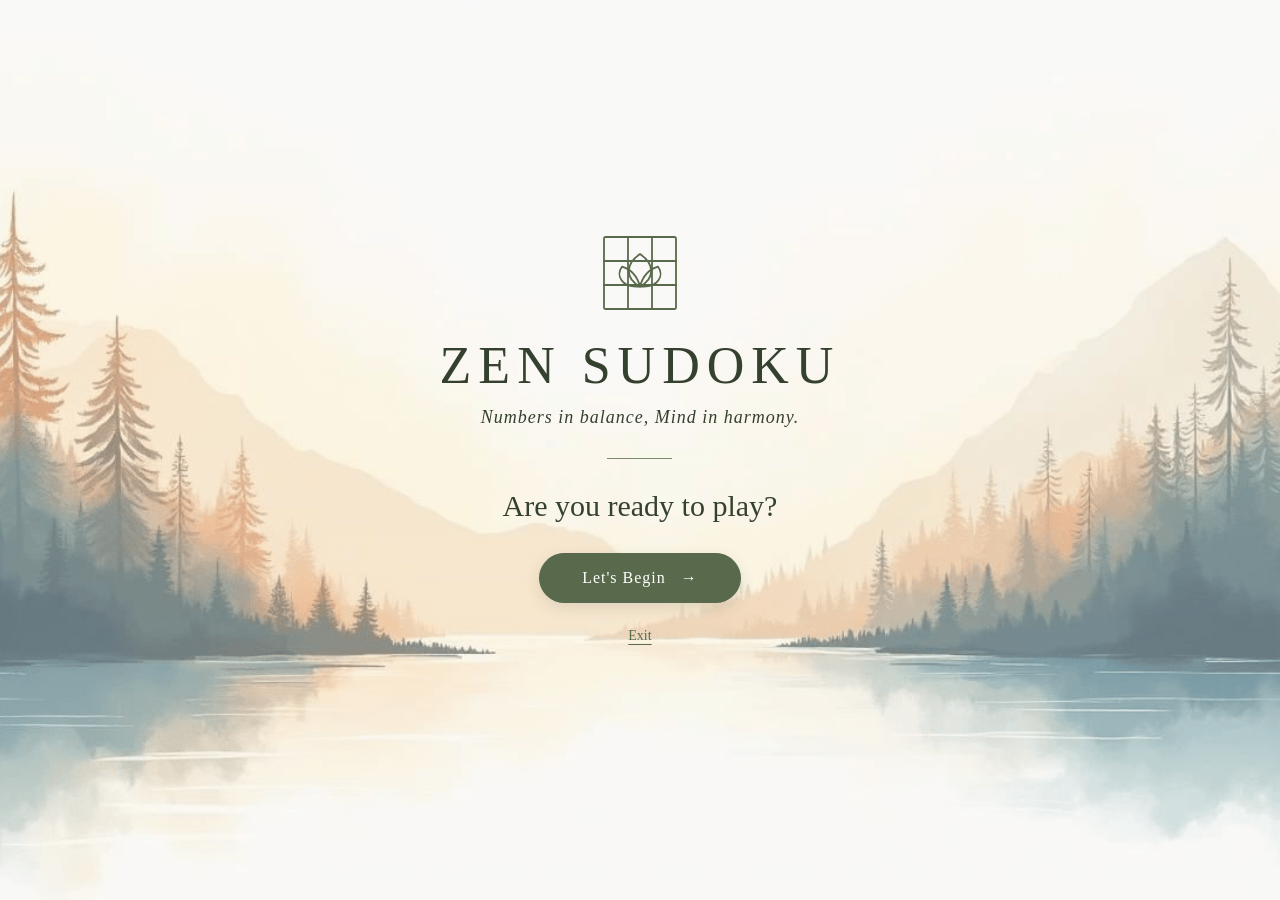
<file: sudoku.html/index.html>
<!DOCTYPE html>
<html lang="en">

<head>
    <meta charset="UTF-8">
    <meta name="viewport" content="width=device-width, initial-scale=1.0">

    <title>Welcome | Zen Sudoku</title>

    <link rel="stylesheet" href="welcome.css">
</head>

<body>

    <main class="welcome-screen">

        <div class="welcome-content">
           
            <!-- Zen Sudoku Logo -->
            <div class="logo">

                <svg viewBox="0 0 100 100"
                     class="lotus-logo"
                     aria-label="Zen Sudoku lotus grid logo">

                    <rect x="10" y="10"
                          width="80" height="80"
                          rx="2"/>

                    <line x1="36.67" y1="10"
                          x2="36.67" y2="90"/>

                    <line x1="63.33" y1="10"
                          x2="63.33" y2="90"/>

                    <line x1="10" y1="36.67"
                          x2="90" y2="36.67"/>

                    <line x1="10" y1="63.33"
                          x2="90" y2="63.33"/>

                    <!-- Lotus -->
                    <path d="M50 65
                             C32 55 35 39 50 29
                             C65 39 68 55 50 65Z"/>

                    <path d="M50 65
                             C29 67 23 52 30 43
                             C40 46 47 54 50 65Z"/>

                    <path d="M50 65
                             C71 67 77 52 70 43
                             C60 46 53 54 50 65Z"/>

                </svg>

            </div>

            <h1>ZEN SUDOKU</h1>

            <p class="tagline">
                Numbers in balance, Mind in harmony.
            </p>

            <div class="divider"></div>

            <h2>Are you ready to play?</h2>

            <button id="begin-btn" type="button">
                Let's Begin <span>→</span>
            </button>
            <button id="quit-btn" type="button">
                Exit <span></span>
                </button>

        </div>

    </main>

<script>

    const beginButton =
        document.getElementById("begin-btn");

    const quitButton =
        document.getElementById("quit-btn");

    function startGame() {

        document.body.classList.add("leaving");

        setTimeout(function() {
            window.location.href = "home.html";
        }, 600);

    }

    function exitGame() {
        window.close();
    }

    beginButton.addEventListener("click", startGame);
    quitButton.addEventListener("click", exitGame);

</script>

</body>
</html>
</file>
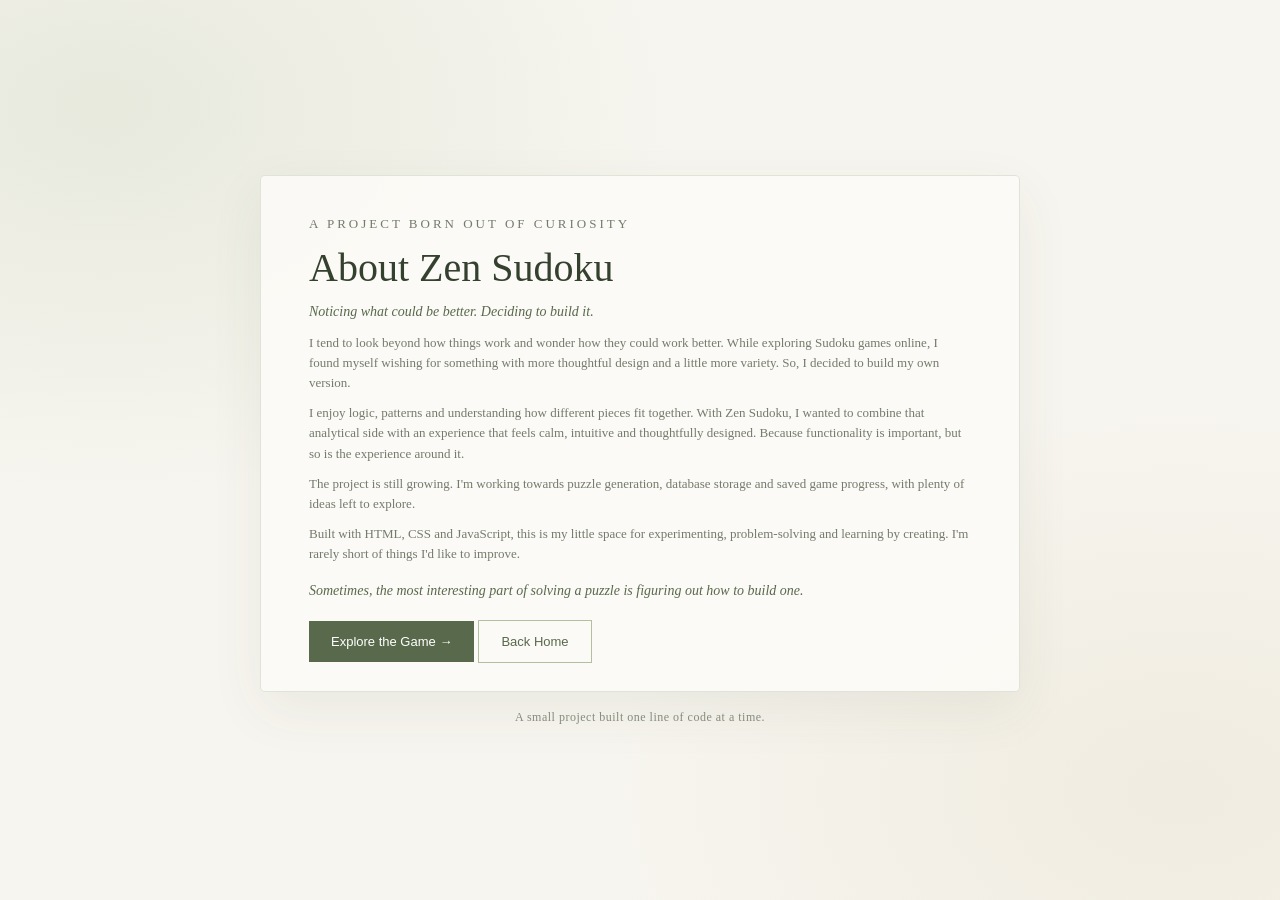
<file: sudoku.html/about.html>
<!DOCTYPE html>
<html lang="en">
<head>
    <meta charset="UTF-8">
    <meta name="viewport" content="width=device-width, initial-scale=1.0">
    <title>About the Project | Zen Sudoku</title>
    <link rel="stylesheet" href="about.css">
</head>
<body>

<main class="page-main">
    

<section class="page-card">

    <p class="page-eyebrow">A PROJECT BORN OUT OF CURIOSITY</p>

    <h1>About Zen Sudoku</h1>

    <p class="page-tagline">
        Noticing what could be better. Deciding to build it.
    </p>

    <p>
        I tend to look beyond how things work and wonder how they
        could work better. While exploring Sudoku games online,
        I found myself wishing for something with more thoughtful
        design and a little more variety. So, I decided to build
        my own version.
    </p>

    <p>
        I enjoy logic, patterns and understanding how different
        pieces fit together. With Zen Sudoku, I wanted to combine
        that analytical side with an experience that feels calm,
        intuitive and thoughtfully designed. Because functionality
        is important, but so is the experience around it.
    </p>

    <p>
        The project is still growing. I'm working towards puzzle
        generation, database storage and saved game progress,
        with plenty of ideas left to explore.
    </p>

    <p>
        Built with HTML, CSS and JavaScript, this is my little
        space for experimenting, problem-solving and learning
        by creating. I'm rarely short of things I'd like to improve.
    </p>

    <p class="page-tagline closing-line">
        Sometimes, the most interesting part of solving a puzzle
        is figuring out how to build one.
    </p>

    <div class="page-actions">
        <a href="index1.html" class="button button-primary">
            Explore the Game →
        </a>

        <a href="home.html" class="button button-secondary">
            Back Home
        </a>
    </div>

</section>

    <footer class="page-footer">
        A small project built one line of code at a time.
    </footer>

</main>

</body>
</html>
</file>
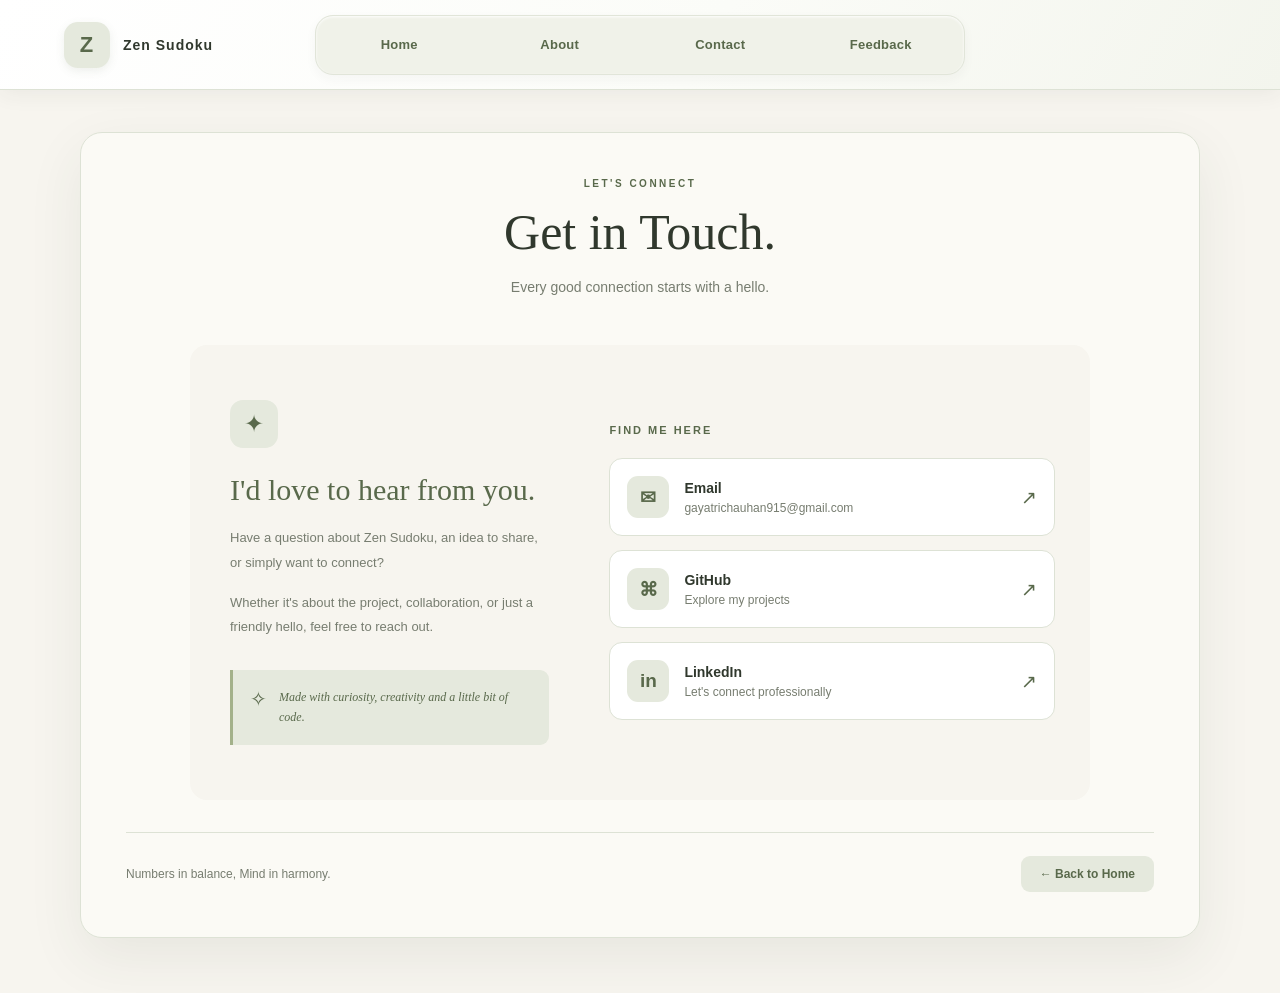
<file: sudoku.html/contact.html>
<!DOCTYPE html>
<html lang="en">

<head>
    <meta charset="UTF-8">
    <meta name="viewport" content="width=device-width, initial-scale=1.0">

    <title>Contact Us | Zen Sudoku</title>

    <link rel="stylesheet" href="sage.css">
</head>

<body>

    <!-- Navigation Bar -->
    <header class="navbar">

        <a href="./index.html" class="brand">
            <span class="brand-icon">Z</span>
            <span><strong>Zen Sudoku</strong></span>
        </a>

        <nav class="navigation">
            
            <a href="./home.html" class="nav-button">
                Home
            </a>

            <a href="./about.html" class="nav-button">
                About
            </a>

            <a href="./contact.html" class="nav-button">
                Contact
            </a>

            <a href="./feedback.html" class="nav-button">
                Feedback
            </a>


    </header>


    <!-- Contact Page -->
    <main class="contact-page">

        <section class="contact-card">

            <!-- Heading -->
            <div class="contact-heading">

                <p class="contact-eyebrow">
                    LET'S CONNECT
                </p>

                <h1>Get in Touch.</h1>

                <p class="contact-subtitle">
                    Every good connection starts with a hello.
                </p>

            </div>


            <!-- Contact Content -->
            <div class="contact-layout">

                <!-- Left Section -->
                <div class="contact-message">

                    <div class="contact-symbol">
                        ✦
                    </div>

                    <h2>I'd love to hear from you.</h2>

                    <p>
                        Have a question about Zen Sudoku, an idea to share,
                        or simply want to connect?
                    </p>

                    <p>
                        Whether it's about the project, collaboration,
                        or just a friendly hello, feel free to reach out.
                    </p>

                    <div class="contact-note">
                        <span>✧</span>
                        <p>
                            Made with curiosity, creativity and a little
                            bit of code.
                        </p>
                    </div>

                </div>


                <!-- Right Section -->
                <div class="contact-details">

                    <p class="contact-details-heading">
                        FIND ME HERE
                    </p>


                    <!-- Email -->
                    <a
                        href="mailto:gayatrichauhan915@gmail.com"
                        class="contact-item"
                    >

                        <span class="contact-icon">✉</span>

                        <span class="contact-item-content">
                            <strong>Email</strong>
                            <span>gayatrichauhan915@gmail.com</span>
                        </span>

                        <span class="contact-arrow">↗</span>

                    </a>


                    <!-- GitHub -->
                    <a
                        href="https://github.com/Gayatri-Chauhan-coder"
                        target="_blank"
                        rel="noopener noreferrer"
                        class="contact-item"
                    >

                        <span class="contact-icon">⌘</span>

                        <span class="contact-item-content">
                            <strong>GitHub</strong>
                            <span>Explore my projects</span>
                        </span>

                        <span class="contact-arrow">↗</span>

                    </a>


                    <!-- LinkedIn -->
                    <a
                        href="https://www.linkedin.com/in/gayatri-chauhan-330250283/"
                        target="_blank"
                        rel="noopener noreferrer"
                        class="contact-item"
                    >

                        <span class="contact-icon">in</span>

                        <span class="contact-item-content">
                            <strong>LinkedIn</strong>
                            <span>Let's connect professionally</span>
                        </span>

                        <span class="contact-arrow">↗</span>

                    </a>

                </div>

            </div>


            <!-- Footer -->
            <footer class="contact-footer">

                <p>
                    Numbers in balance, Mind in harmony.
                </p>

                <a href="./home.html" class="contact-home-btn">
                    ← Back to Home
                </a>

            </footer>

        </section>

    </main>

</body>
</html>
</file>
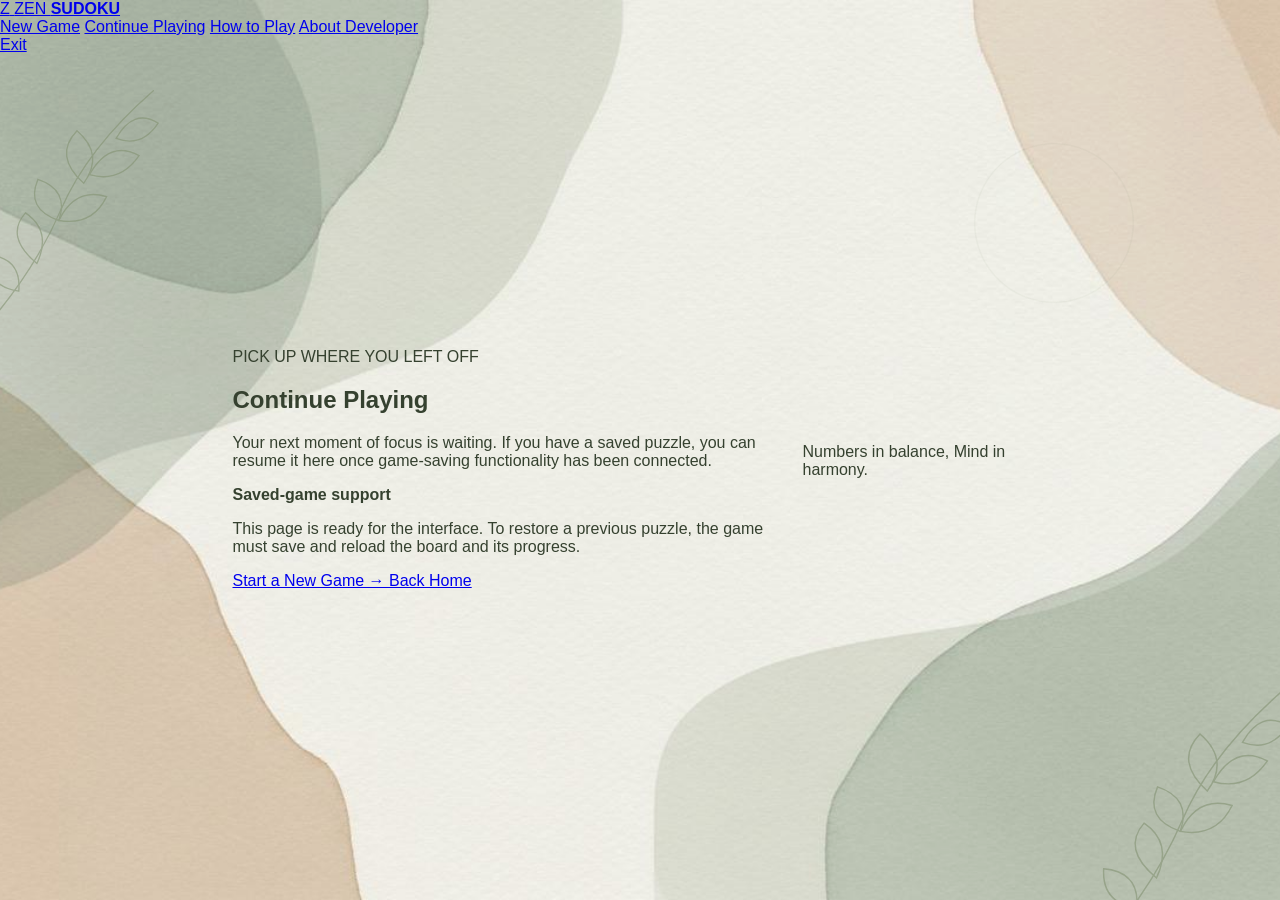
<file: sudoku.html/continue.html>
<!DOCTYPE html>
<html lang="en">
<head>
    <meta charset="UTF-8">
    <meta name="viewport" content="width=device-width, initial-scale=1.0">
    <title>Continue Playing | Zen Sudoku</title>
    <link rel="stylesheet" href="style.css">
</head>
<body>

<header class="navbar">
    <a href="index.html" class="brand">
        <span class="brand-symbol">Z</span>
        <span>ZEN <strong>SUDOKU</strong></span>
    </a>

    <nav class="nav-links" aria-label="Main navigation">
        <a href="index1.html" class="nav-link nav-primary">New Game</a>
        <a href="continue.html" class="nav-link">Continue Playing</a>
        <a href="how-to-play.html" class="nav-link">How to Play</a>
        <a href="about.html" class="nav-link">About Developer</a>
    </nav>

    <a href="exit.html" class="nav-exit">Exit</a>
</header>

<main class="page-main">
    <section class="page-card">
        <p class="page-eyebrow">PICK UP WHERE YOU LEFT OFF</p>
        <h1>Continue Playing</h1>

        <p>
            Your next moment of focus is waiting.
            If you have a saved puzzle, you can resume it here once
            game-saving functionality has been connected.
        </p>

        <div class="note-box">
            <strong>Saved-game support</strong>
            <p>
                This page is ready for the interface. To restore a previous
                puzzle, the game must save and reload the board and its
                progress.
            </p>
        </div>

        <div class="page-actions">
            <a href="index1.html" class="button button-primary">
                Start a New Game →
            </a>
            <a href="index.html" class="button button-secondary">
                Back Home
            </a>
        </div>
    </section>

    <footer class="page-footer">
        Numbers in balance, Mind in harmony.
    </footer>
</main>

</body>
</html>
</file>
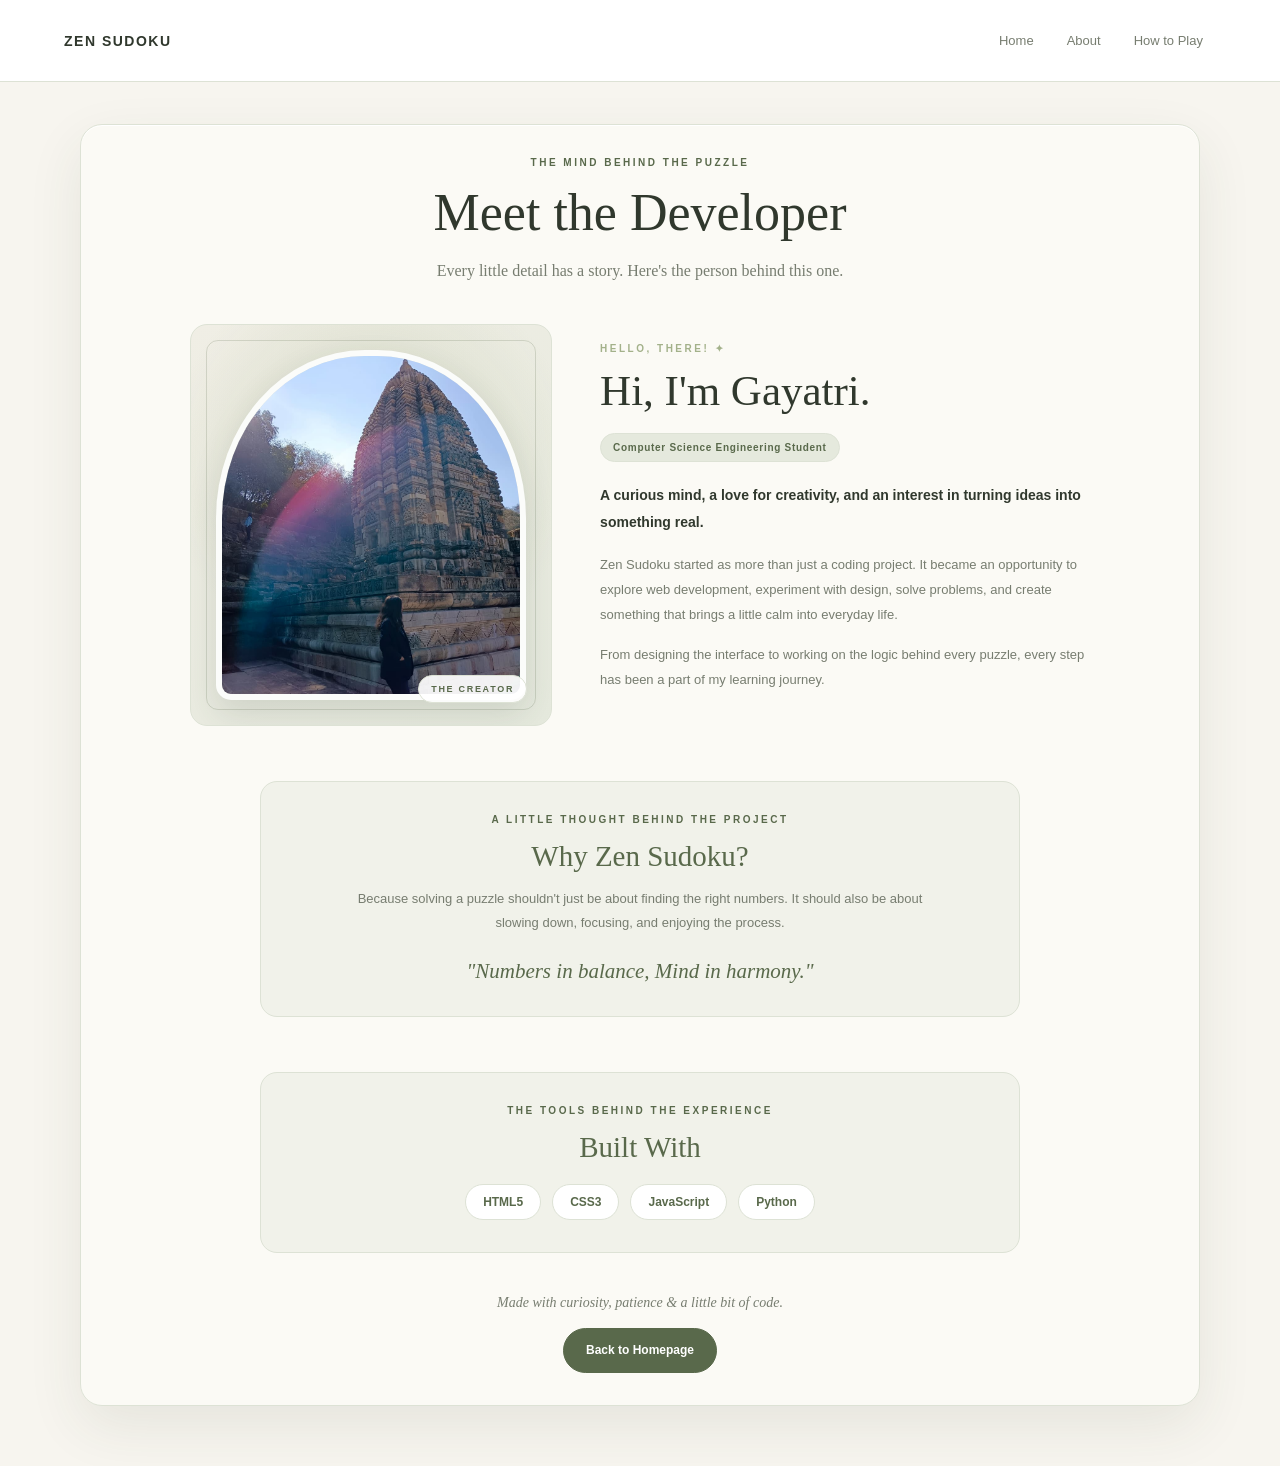
<file: sudoku.html/developer.html>
<!DOCTYPE html>
<html lang="en">

<head>
    <meta charset="UTF-8">
    <meta name="viewport" content="width=device-width, initial-scale=1.0">

    <title>Meet the Developer | Zen Sudoku</title>

    <link rel="stylesheet" href="sage.css">
</head>

<body>

    <!-- NAVIGATION BAR -->
    <header class="developer-navbar">

        <a href="index.html" class="developer-brand">
            ZEN SUDOKU
        </a>

        <nav class="developer-nav-links">
            <a href="index.html">Home</a>
            <a href="about.html">About</a>
            <a href="how-to-play.html">How to Play</a>
        </nav>

    </header>


    <!-- MAIN DEVELOPER SECTION -->
    <main class="developer-page">

        <section class="developer-card">

            <!-- INTRODUCTION -->
            <div class="developer-heading">

                <p class="developer-eyebrow">
                    THE MIND BEHIND THE PUZZLE
                </p>

                <h1>Meet the Developer</h1>

                <p class="developer-subtitle">
                    Every little detail has a story.
                    Here's the person behind this one.
                </p>

            </div>


            <!-- PROFILE AREA -->
            <div class="developer-profile">

                <!-- AVATAR -->
                <div class="developer-avatar-wrapper">

                    <div class="avatar-decoration"></div>

                  <img src="./assets/portfolio.jpeg" alt="The creator of Zen Sudoku at a historic temple" class="developer-avatar"
>

                    <span class="avatar-caption">
                        THE CREATOR
                    </span>

                </div>


                <!-- DEVELOPER DETAILS -->
                <div class="developer-details">

                    <p class="developer-greeting">
                        HELLO, THERE! ✦
                    </p>

                    <h2>Hi, I'm Gayatri.</h2>

                    <p class="developer-role">
                        Computer Science Engineering Student
                    </p>

                    <p class="developer-intro">
                        A curious mind, a love for creativity, and an
                        interest in turning ideas into something real.
                    </p>

                    <p class="developer-description">
                        Zen Sudoku started as more than just a coding
                        project. It became an opportunity to explore
                        web development, experiment with design, solve
                        problems, and create something that brings a
                        little calm into everyday life.
                    </p>

                    <p class="developer-description">
                        From designing the interface to working on
                        the logic behind every puzzle, every step has
                        been a part of my learning journey.
                    </p>

                </div>

            </div>


            <!-- PROJECT PHILOSOPHY -->
            <section class="developer-philosophy">

                <p class="developer-eyebrow">
                    A LITTLE THOUGHT BEHIND THE PROJECT
                </p>

                <h2>Why Zen Sudoku?</h2>

                <p>
                    Because solving a puzzle shouldn't just be about
                    finding the right numbers. It should also be about
                    slowing down, focusing, and enjoying the process.
                </p>

                <blockquote>
                    "Numbers in balance, Mind in harmony."
                </blockquote>

            </section>


            <!-- TECHNOLOGIES -->
            <section class="developer-tech">

                <p class="developer-eyebrow">
                    THE TOOLS BEHIND THE EXPERIENCE
                </p>

                <h2>Built With</h2>

                <div class="tech-list">

                    <span>HTML5</span>
                    <span>CSS3</span>
                    <span>JavaScript</span>
                    <span>Python</span>

                </div>

            </section>


            <!-- CLOSING SECTION -->
            <footer class="developer-footer">

                <p>
                    Made with curiosity, patience & a little bit of code.
                </p>

                <a href="home.html" class="developer-home-btn">
                    Back to Homepage
                </a>

            </footer>

        </section>

    </main>

</body>
</html>
</file>
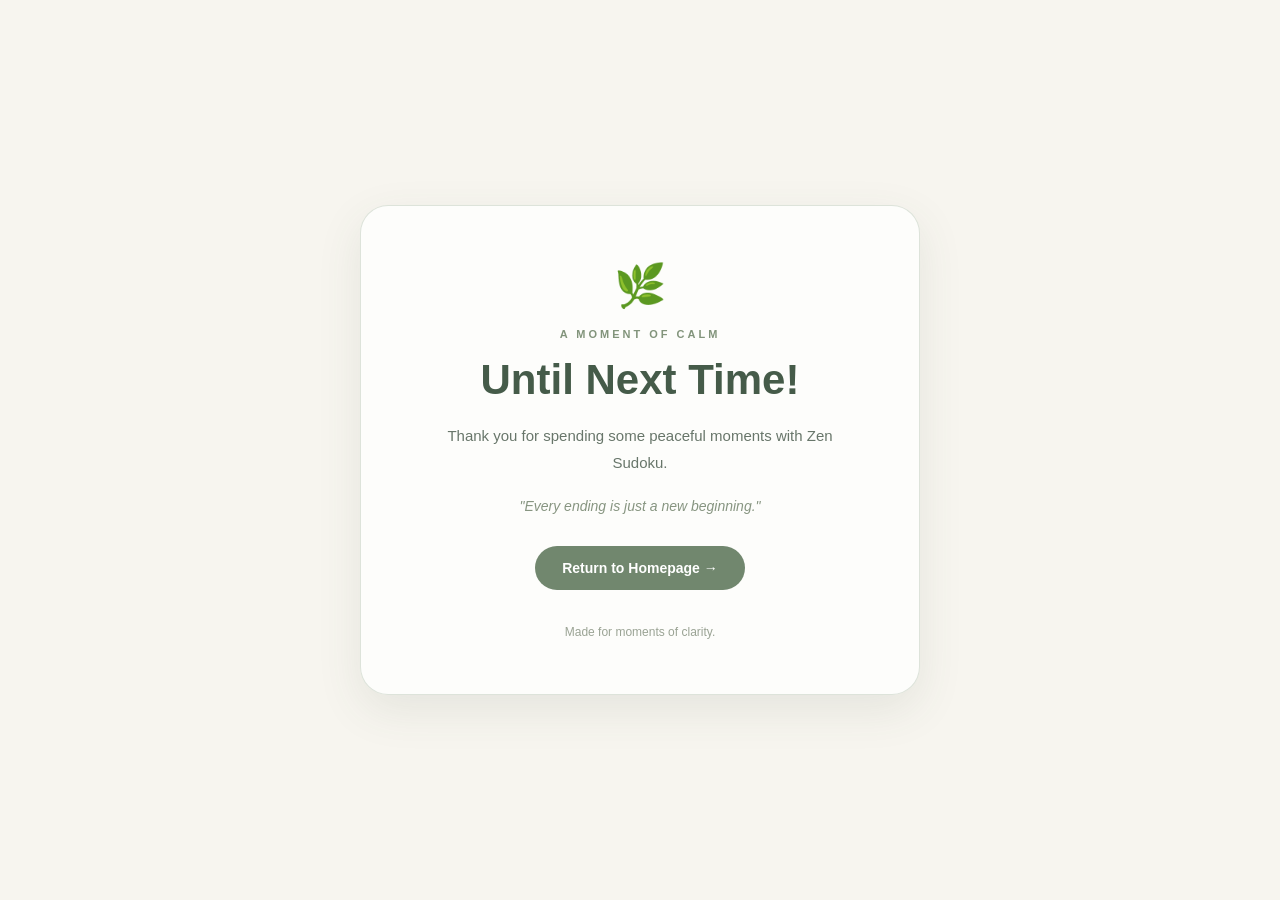
<file: sudoku.html/exit.html>
<!DOCTYPE html>
<html lang="en">

<head>
    <meta charset="UTF-8">
    <meta name="viewport" content="width=device-width, initial-scale=1.0">

    <title>Goodbye | Zen Sudoku</title>

    <link rel="stylesheet" href="sage.css">
    <link rel="stylesheet" href="exit.css">
</head>

<body>

    <!-- EXIT PAGE -->

    <main class="exit-page">

        <section class="exit-card">

            <div class="exit-icon">
                🌿
            </div>

            <p class="exit-eyebrow">
                A MOMENT OF CALM
            </p>

            <h1>Until Next Time!</h1>

            <p class="exit-message">
                Thank you for spending some peaceful moments
                with Zen Sudoku.
            </p>

            <p class="exit-quote">
                "Every ending is just a new beginning."
            </p>

            <a href="./index.html" class="exit-home-button">
                Return to Homepage →
            </a>

            <p class="exit-footer">
                Made for moments of clarity.
            </p>

        </section>

    </main>

</body>

</html>
</file>
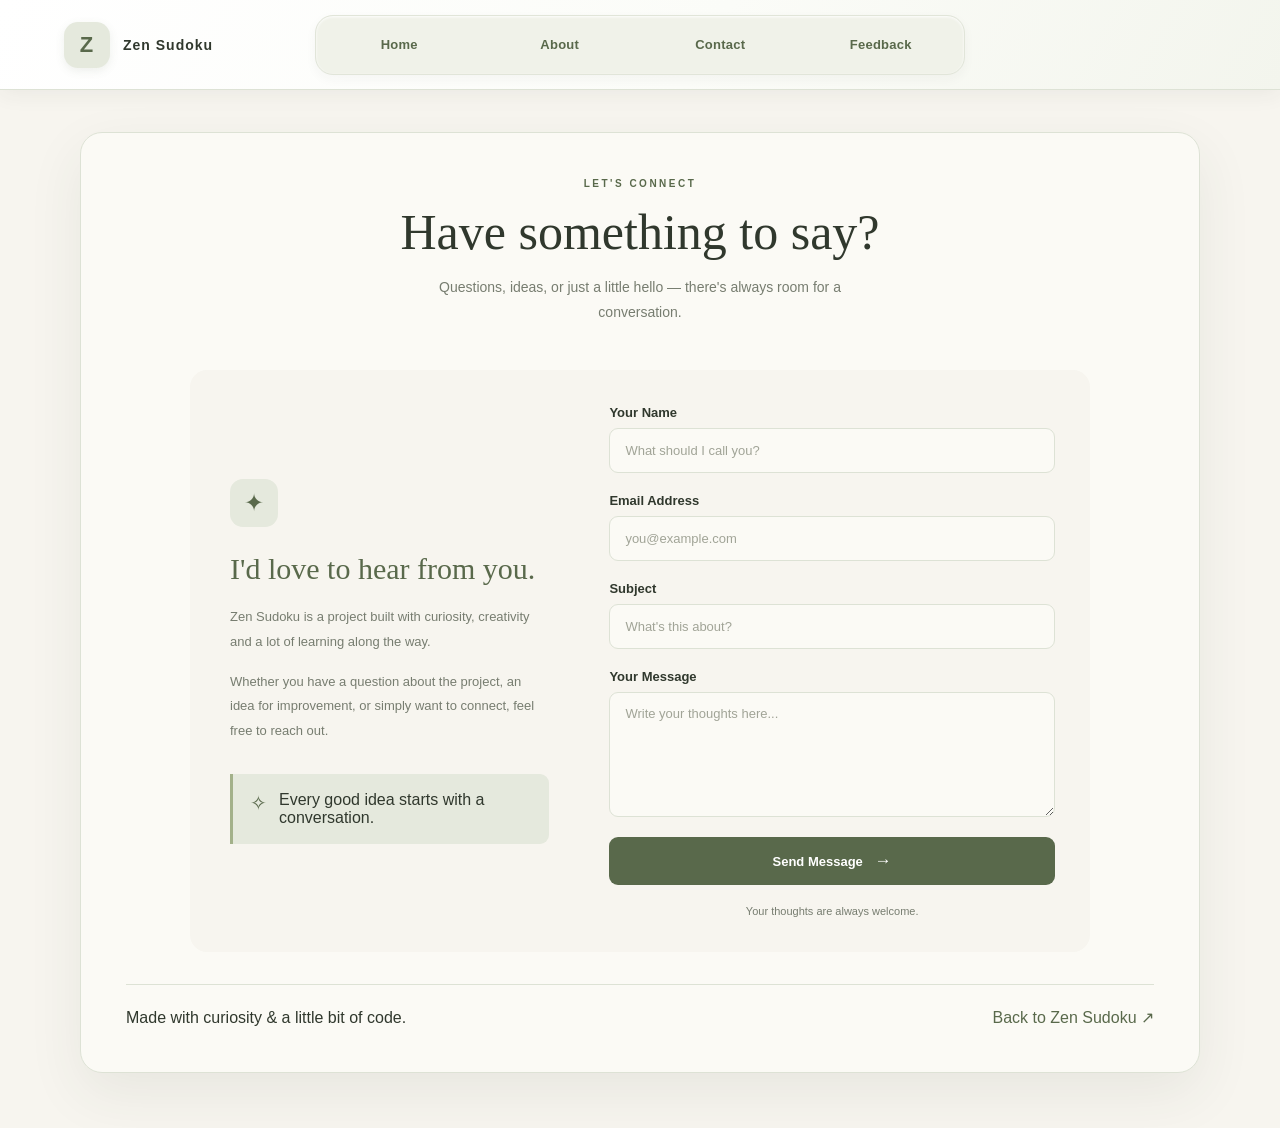
<file: sudoku.html/feedback.html>
<!DOCTYPE html>
<html lang="en">

<head>
    <meta charset="UTF-8">
    <meta name="viewport" content="width=device-width, initial-scale=1.0">

    <title>Contact | Zen Sudoku</title>

    <link rel="stylesheet" href="sage.css">
</head>

<body>

    <!-- NAVIGATION -->
    <header class="navbar">

        <a href="./index.html" class="brand">
            <span class="brand-icon">Z</span>
            <span><strong>Zen Sudoku</strong></span>
        </a>

        <nav class="navigation">


            <a href="./home.html" class="nav-button">
                Home
            </a>

            <a href="./about.html" class="nav-button">
                About
            </a>

            <a href="./contact.html" class="nav-button">
                Contact
            </a>

            <a href="./feedback.html" class="nav-button">
                Feedback
            </a>

    </header>


    <!-- CONTACT PAGE -->
    <main class="contact-page">

        <section class="contact-card">

            <!-- INTRODUCTION -->
            <div class="contact-heading">

                <p class="contact-eyebrow">
                    LET'S CONNECT
                </p>

                <h1>Have something to say?</h1>

                <p>
                    Questions, ideas, or just a little hello —
                    there's always room for a conversation.
                </p>

            </div>


            <!-- CONTACT CONTENT -->
            <div class="contact-layout">

                <!-- LEFT SIDE -->
                <div class="contact-message">

                    <span class="contact-symbol">✦</span>

                    <h2>I'd love to hear from you.</h2>

                    <p>
                        Zen Sudoku is a project built with curiosity,
                        creativity and a lot of learning along the way.
                    </p>

                    <p>
                        Whether you have a question about the project,
                        an idea for improvement, or simply want to
                        connect, feel free to reach out.
                    </p>

                    <div class="contact-note">
                        <span>✧</span>
                        Every good idea starts with a conversation.
                    </div>

                </div>


                <!-- RIGHT SIDE: CONTACT FORM -->
                <form class="contact-form" id="contact-form">

                    <div class="form-group">
                        <label for="name">Your Name</label>

                        <input
                            type="text"
                            id="name"
                            name="name"
                            placeholder="What should I call you?"
                            required
                        >
                    </div>


                    <div class="form-group">
                        <label for="email">Email Address</label>

                        <input
                            type="email"
                            id="email"
                            name="email"
                            placeholder="you@example.com"
                            required
                        >
                    </div>


                    <div class="form-group">
                        <label for="subject">Subject</label>

                        <input
                            type="text"
                            id="subject"
                            name="subject"
                            placeholder="What's this about?"
                            required
                        >
                    </div>


                    <div class="form-group">
                        <label for="message">Your Message</label>

                        <textarea
                            id="message"
                            name="message"
                            rows="5"
                            placeholder="Write your thoughts here..."
                            required
                        ></textarea>
                    </div>


                    <button type="submit" class="contact-submit">
                        Send Message <span>→</span>
                    </button>

                    <p class="form-note">
                        Your thoughts are always welcome.
                    </p>

                </form>

            </div>


            <!-- FOOTER -->
            <footer class="contact-footer">

                <span>Made with curiosity & a little bit of code.</span>

                <a href="./home.html">Back to Zen Sudoku ↗</a>

            </footer>

        </section>

    </main>

</body>
</html>
</file>
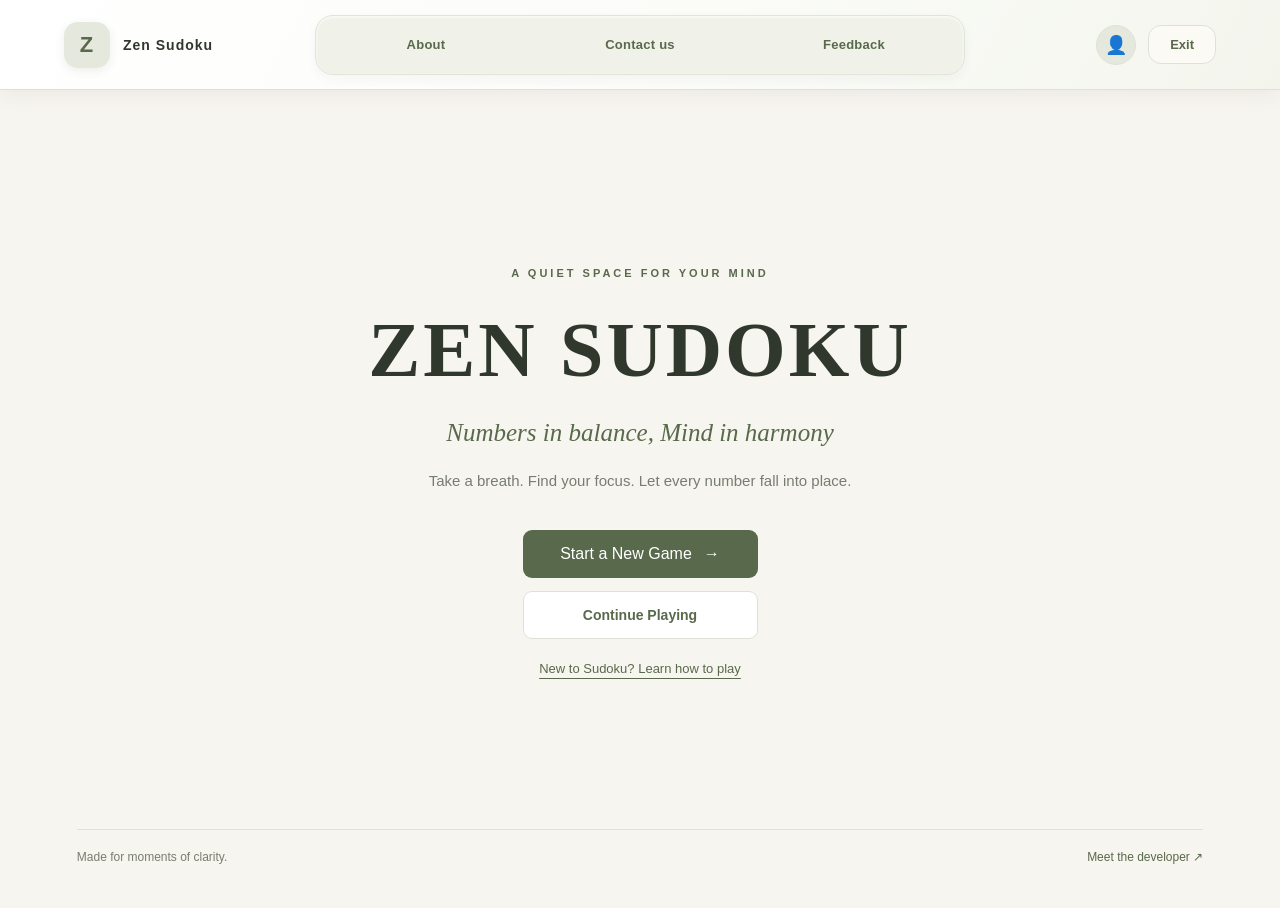
<file: sudoku.html/home.html>
<!DOCTYPE html>
<html lang="en">
<head>
    <meta charset="UTF-8">
    <meta name="viewport" content="width=device-width, initial-scale=1.0">

    <title>Zen Sudoku</title>

    <link rel="stylesheet" href="sage.css">
    <link rel="stylesheet" href="auth.css">
</head>

<body>

    <!-- TOP NAVIGATION -->
    <header class="navbar">

        <a href="./home.html" class="brand">
            <span class="brand-icon">Z</span>
            <span><strong>Zen Sudoku</strong></span>
        </a>

        <nav class="navigation">
            <a href="./about.html" class="nav-button">About</a>
            <a href="./contact.html" class="nav-button">Contact us</a>
            <a href="./feedback.html" class="nav-button">Feedback</a>
        </nav>

        <div class="navbar-actions">

            <a href="./profile.html" class="profile-icon" title="My Profile">
                👤
            </a>

            <a href="./exit.html" class="exit-button">
                Exit
            </a>

        </div>

    </header>


    <!-- HOMEPAGE -->
    <main class="landing-page">

        <section class="hero">

            <p class="eyebrow">A QUIET SPACE FOR YOUR MIND</p>

            <h1>ZEN SUDOKU</h1>

            <p class="tagline">
                Numbers in balance, Mind in harmony
            </p>

            <p class="description">
                Take a breath. Find your focus.
                Let every number fall into place.
            </p>

            <div class="main-buttons">

                <button type="button"
                        class="button primary-button"
                        id="start-new-game">
                    Start a New Game <span>→</span>
                </button>

                <a href="./continue.html" class="button secondary-button">
                    Continue Playing
                </a>

                <a href="./how-to-play.html" class="learn-link">
                    New to Sudoku? Learn how to play
                </a>

            </div>

        </section>


        <!-- FOOTER -->
        <footer class="footer">

            <span>Made for moments of clarity.</span>

            <a href="./developer.html">
                Meet the developer ↗
            </a>

        </footer>

    </main>


    <!-- AUTHENTICATION MODAL -->

    <div class="auth-overlay"
         id="auth-overlay"
         aria-hidden="true">

        <section class="auth-modal"
                 role="dialog"
                 aria-modal="true"
                 aria-labelledby="auth-title">

            <div class="auth-heading">

                <span class="auth-leaf">🌿</span>

                <p class="auth-eyebrow">YOUR PERSONAL SPACE</p>

                <h2 id="auth-title">Welcome to Zen Sudoku</h2>

                <p class="auth-subtitle">
                    A little focus goes a long way.
                </p>

            </div>


            <!-- AUTHENTICATION TABS -->

            <div class="auth-tabs">

                <button type="button"
                        class="auth-tab active"
                        id="signin-tab">
                    Sign In
                </button>

                <button type="button"
                        class="auth-tab"
                        id="signup-tab">
                    Create Account
                </button>

            </div>


            <!-- SIGN IN PANEL -->

            <div class="auth-panel" id="signin-panel">

                <form id="signin-form">

                    <label for="signin-email">Email address</label>

                    <input
                        id="signin-email"
                        name="email"
                        type="email"
                        placeholder="you@example.com"
                        autocomplete="email"
                        required
                    >

                    <label for="signin-password">Password</label>

                    <input
                        id="signin-password"
                        name="password"
                        type="password"
                        placeholder="Enter your password"
                        autocomplete="current-password"
                        required
                    >

                    <button class="auth-submit" type="submit">
                        Sign In
                    </button>

                </form>

            </div>


            <!-- CREATE ACCOUNT PANEL -->

            <div class="auth-panel" id="signup-panel" hidden>

                <form id="signup-form">

                    <label for="signup-username">Username</label>

                    <input
                        id="signup-username"
                        name="username"
                        type="text"
                        placeholder="Choose a username"
                        minlength="3"
                        maxlength="24"
                        required
                    >

                    <label for="signup-email">Email address</label>

                    <input
                        id="signup-email"
                        name="email"
                        type="email"
                        placeholder="you@example.com"
                        autocomplete="email"
                        required
                    >

                    <label for="signup-password">Create password</label>

                    <input
                        id="signup-password"
                        name="password"
                        type="password"
                        placeholder="At least 8 characters"
                        minlength="8"
                        autocomplete="new-password"
                        required
                    >

                    <button class="auth-submit" type="submit">
                        Create Account
                    </button>

                </form>

            </div>


            <!-- DIVIDER -->

            <div class="auth-divider">
                <span>OR</span>
            </div>


            <!-- GUEST ACCESS -->

            <button type="button"
                    class="guest-button"
                    id="continue-guest">

                Continue as Guest

            </button>


            <!-- STATUS MESSAGE -->

            <p class="auth-message"
               id="auth-message"
               role="status"
               aria-live="polite">
            </p>


            <p class="auth-footnote">
                Sign in, create an account, or continue as a guest
                to enter your personal Sudoku space.
            </p>

        </section>

    </div>


    <!-- JAVASCRIPT -->

    <script>

        // DOM ELEMENTS

        const authOverlay = document.getElementById("auth-overlay");

        const startGameButton = document.getElementById("start-new-game");

        const signInTab = document.getElementById("signin-tab");
        const signUpTab = document.getElementById("signup-tab");

        const signInPanel = document.getElementById("signin-panel");
        const signUpPanel = document.getElementById("signup-panel");

        const signInForm = document.getElementById("signin-form");
        const signUpForm = document.getElementById("signup-form");

        const guestButton = document.getElementById("continue-guest");

        const authMessage = document.getElementById("auth-message");


        // START NEW GAME: OPEN AUTHENTICATION

        startGameButton.addEventListener("click", function () {

            authOverlay.classList.add("show");
            authOverlay.setAttribute("aria-hidden", "false");

        });


        // SWITCH TO SIGN IN

        signInTab.addEventListener("click", function () {

            signInTab.classList.add("active");
            signUpTab.classList.remove("active");

            signInPanel.hidden = false;
            signUpPanel.hidden = true;

            authMessage.textContent = "";

        });


        // SWITCH TO CREATE ACCOUNT

        signUpTab.addEventListener("click", function () {

            signUpTab.classList.add("active");
            signInTab.classList.remove("active");

            signUpPanel.hidden = false;
            signInPanel.hidden = true;

            authMessage.textContent = "";

        });


        // SIGN IN FORM

        signInForm.addEventListener("submit", function (event) {

            event.preventDefault();

            authMessage.textContent =
                "Account verification will be available after backend integration.";

        });


        // CREATE ACCOUNT FORM

        signUpForm.addEventListener("submit", function (event) {

            event.preventDefault();

            authMessage.textContent =
                "Account registration will be available after backend integration.";

        });


        // CONTINUE AS GUEST

        guestButton.addEventListener("click", function () {

            sessionStorage.setItem("zenSudokuMode", "guest");

            window.location.href = "/index1.html";

        });

    </script>

</body>
</html>
</file>
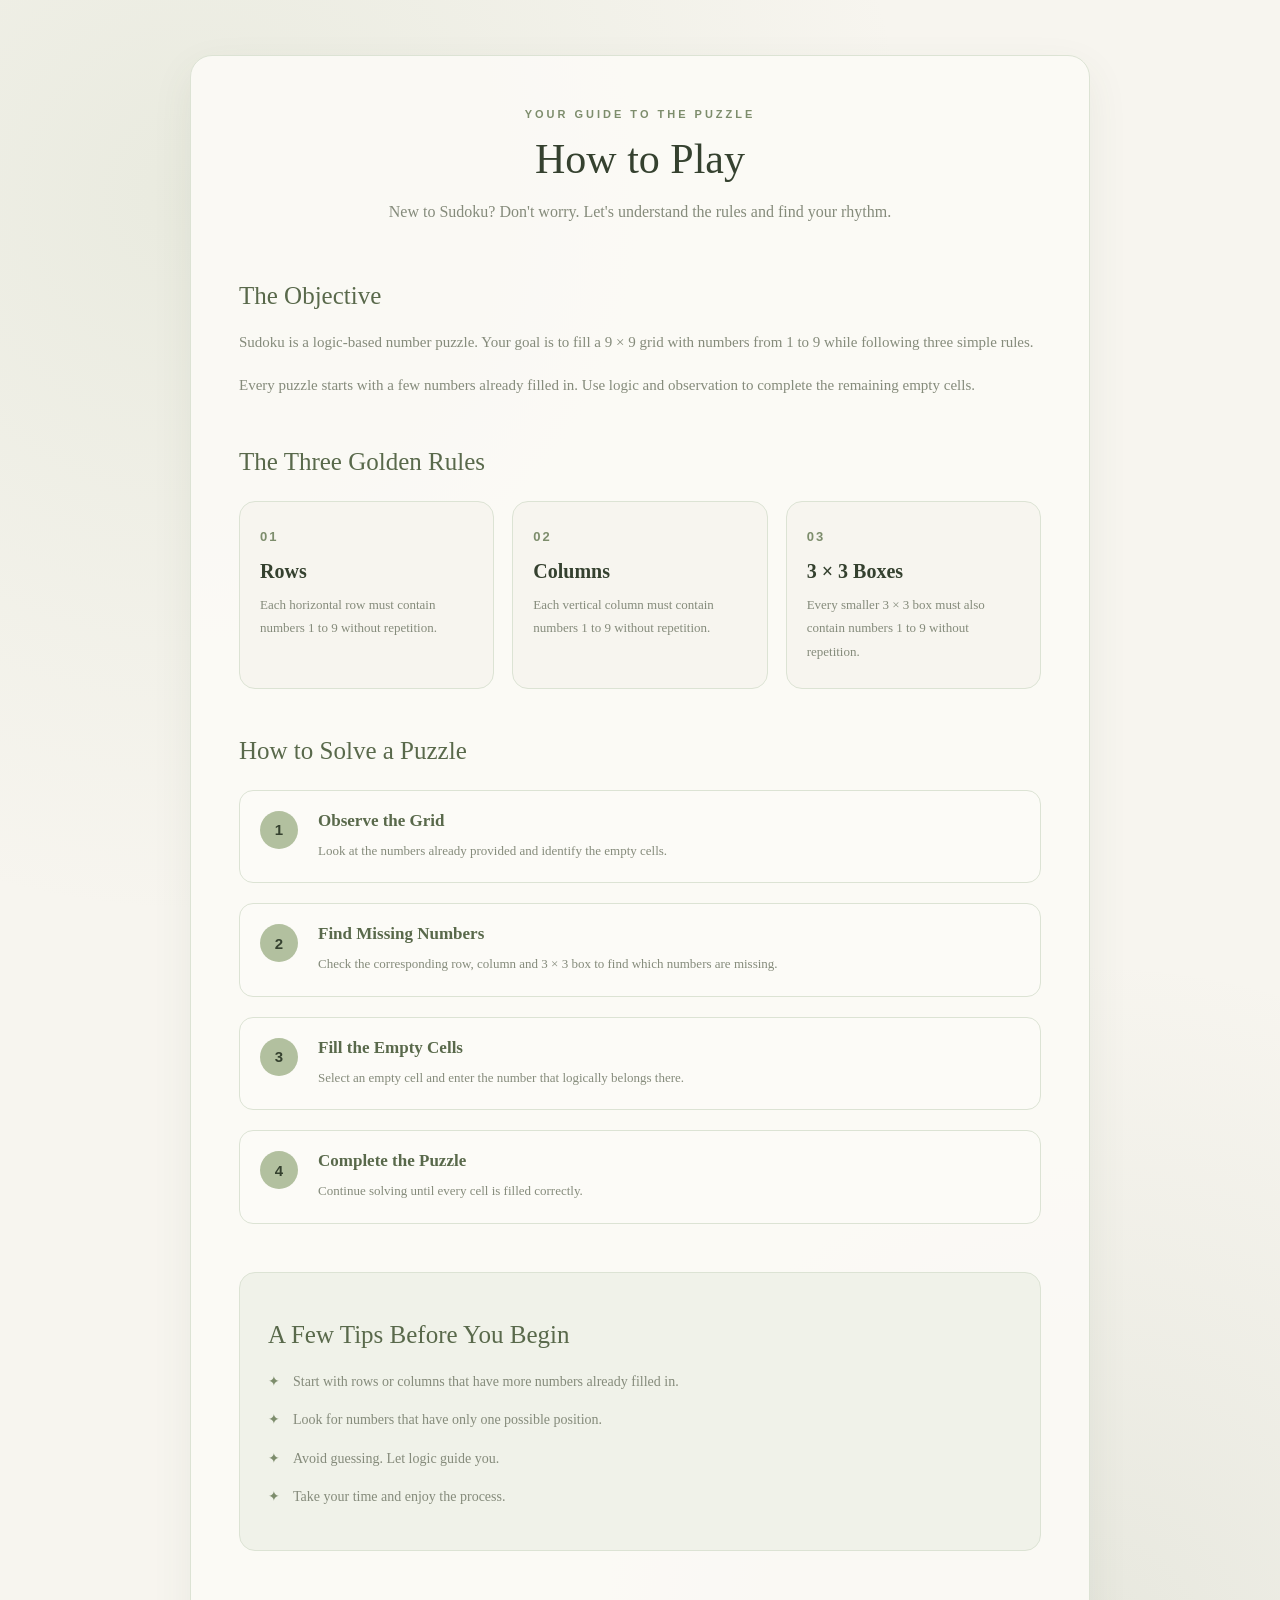
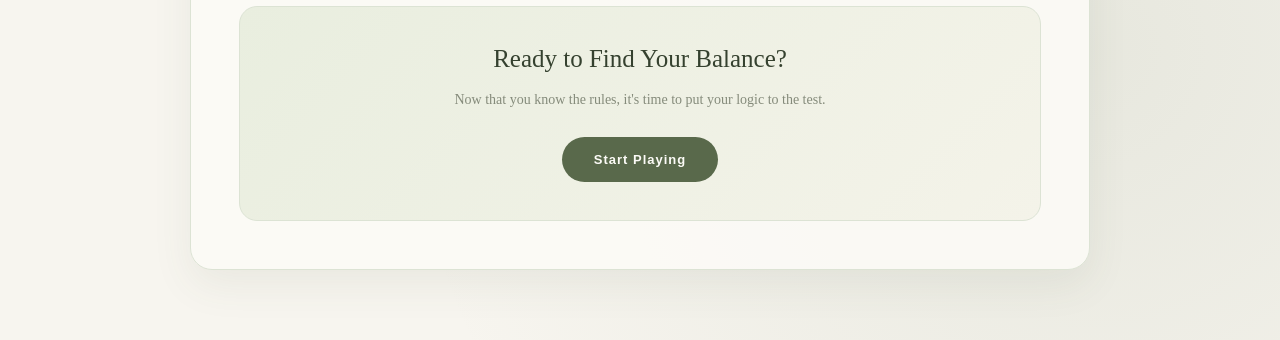
<file: sudoku.html/how-to-play.html>
<!DOCTYPE html>
<html lang="en">
<head>
    <meta charset="UTF-8">
    <meta name="viewport" content="width=device-width, initial-scale=1.0">

    <title>How to Play | Zen Sudoku</title>

    <link rel="stylesheet" href="how-to-play.css">
</head>

<body>


    <!-- Main Content -->
    <main class="page-main">

        <section class="page-card how-to-card">

            <!-- Page Introduction -->
            <div class="page-heading">

                <span class="page-eyebrow">
                    YOUR GUIDE TO THE PUZZLE
                </span>

                <h1>How to Play</h1>

                <p>
                    New to Sudoku? Don't worry.
                    Let's understand the rules and find your rhythm.
                </p>

            </div>


            <!-- Section 1: Objective -->
            <section class="guide-section">

                <h2>The Objective</h2>

                <p>
                    Sudoku is a logic-based number puzzle.
                    Your goal is to fill a 9 × 9 grid with numbers
                    from 1 to 9 while following three simple rules.
                </p>

                <p>
                    Every puzzle starts with a few numbers already
                    filled in. Use logic and observation to complete
                    the remaining empty cells.
                </p>

            </section>


            <!-- Section 2: The Three Rules -->
            <section class="guide-section">

                <h2>The Three Golden Rules</h2>

                <div class="rules-container">

                    <div class="rule-card">

                        <span class="rule-number">01</span>

                        <h3>Rows</h3>

                        <p>
                            Each horizontal row must contain
                            numbers 1 to 9 without repetition.
                        </p>

                    </div>


                    <div class="rule-card">

                        <span class="rule-number">02</span>

                        <h3>Columns</h3>

                        <p>
                            Each vertical column must contain
                            numbers 1 to 9 without repetition.
                        </p>

                    </div>


                    <div class="rule-card">

                        <span class="rule-number">03</span>

                        <h3>3 × 3 Boxes</h3>

                        <p>
                            Every smaller 3 × 3 box must also
                            contain numbers 1 to 9 without repetition.
                        </p>

                    </div>

                </div>

            </section>


            <!-- Section 3: How to Play -->
            <section class="guide-section">

                <h2>How to Solve a Puzzle</h2>

                <div class="steps-container">

                    <div class="step-item">

                        <span class="step-number">1</span>

                        <div>
                            <h3>Observe the Grid</h3>

                            <p>
                                Look at the numbers already provided
                                and identify the empty cells.
                            </p>
                        </div>

                    </div>


                    <div class="step-item">

                        <span class="step-number">2</span>

                        <div>
                            <h3>Find Missing Numbers</h3>

                            <p>
                                Check the corresponding row, column
                                and 3 × 3 box to find which numbers
                                are missing.
                            </p>
                        </div>

                    </div>


                    <div class="step-item">

                        <span class="step-number">3</span>

                        <div>
                            <h3>Fill the Empty Cells</h3>

                            <p>
                                Select an empty cell and enter the
                                number that logically belongs there.
                            </p>
                        </div>

                    </div>


                    <div class="step-item">

                        <span class="step-number">4</span>

                        <div>
                            <h3>Complete the Puzzle</h3>

                            <p>
                                Continue solving until every cell
                                is filled correctly.
                            </p>
                        </div>

                    </div>

                </div>

            </section>


            <!-- Section 4: Beginner Tips -->
            <section class="guide-section tips-section">

                <h2>A Few Tips Before You Begin</h2>

                <ul class="tips-list">

                    <li>
                        Start with rows or columns that have
                        more numbers already filled in.
                    </li>

                    <li>
                        Look for numbers that have only one
                        possible position.
                    </li>

                    <li>
                        Avoid guessing. Let logic guide you.
                    </li>

                    <li>
                        Take your time and enjoy the process.
                    </li>

                </ul>

            </section>


            <!-- Final Call to Action -->
            <section class="guide-footer">

                <h2>Ready to Find Your Balance?</h2>

                <p>
                    Now that you know the rules,
                    it's time to put your logic to the test.
                </p>

                <a href="index.html" class="primary-btn">
                    Start Playing
                </a>

            </section>

        </section>

    </main>

</body>
</html>
</file>
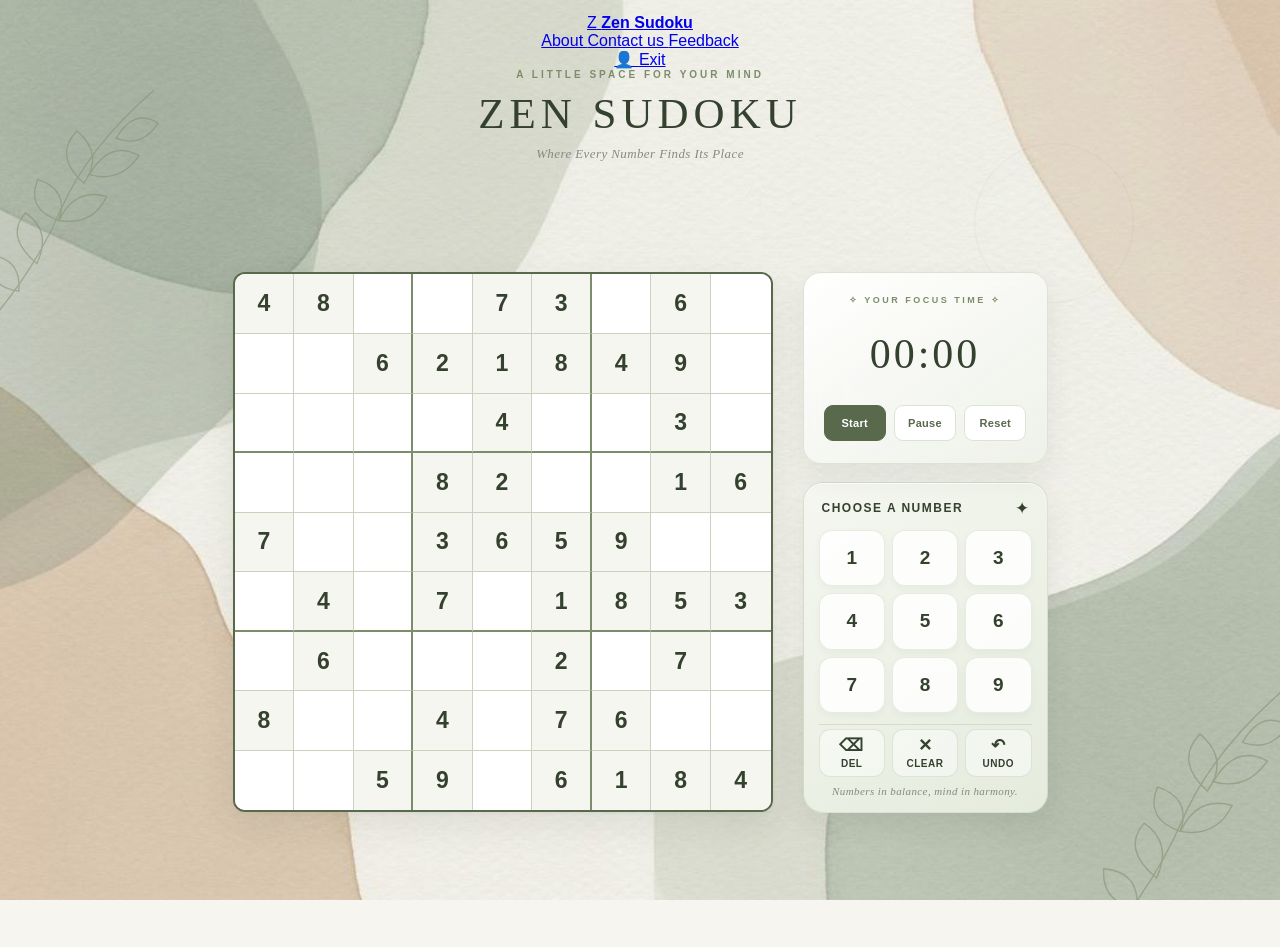
<file: sudoku.html/index1.html>
<!DOCTYPE html>
<html lang="en">

<head>
    <meta charset="UTF-8">
    <meta name="viewport" content="width=device-width, initial-scale=1.0">

    <title>Zen Sudoku</title>

    <link rel="stylesheet" href="style.css">
</head>

<body>

    <!-- =================================
         HEADER
    ================================== -->

    <header class="game-info">

        <!-- TOP NAVIGATION -->
<header class="navbar">

    <a href="./index.html" class="brand">
        <span class="brand-icon">Z</span>
        <span><strong>Zen Sudoku</strong></span>
    </a>

    <nav class="navigation">

        <a href="./about.html" class="nav-button">
            About
        </a>

        <a href="./contact.html" class="nav-button">
            Contact us
        </a>

        <a href="./feedback.html" class="nav-button">
            Feedback
        </a>

    </nav>

    <div class="navbar-actions">

        <a href="./profile.html" class="profile-icon" title="My Profile">
            👤
        </a>

        <a href="./exit.html" class="exit-button">
            Exit
        </a>

    </div>

    
        <div class="title-area">

            <p class="eyebrow">A LITTLE SPACE FOR YOUR MIND</p>

            <h1>ZEN SUDOKU</h1>

            <p class="tagline">
                Where Every Number Finds Its Place
            </p>

        </div>

    </header>


    <!-- =================================
         MAIN GAME AREA
    ================================== -->

    <main>

        <!-- Sudoku Board -->

        <section class="board" aria-label="Sudoku board">
            <!-- 81 cells are generated by JavaScript -->
        </section>


        <!-- =================================
             TIMER CARD
        ================================== -->

        <section class="timer">

            <div id="game-timer">00:00</div>

            <div class="timer-buttons">

                <button type="button" id="start-btn">
                    Start
                </button>

                <button type="button" id="pause-btn">
                    Pause
                </button>

                <button type="button" id="reset-btn">
                    Reset
                </button>

            </div>

        </section>


        <!-- =================================
             NUMBER PAD
        ================================== -->

        <section class="numpad">

            <div class="numpad-heading">

                <h4>CHOOSE A NUMBER</h4>

                <span aria-hidden="true">✦</span>

            </div>


            <div class="number-grid">

                <button type="button">1</button>
                <button type="button">2</button>
                <button type="button">3</button>

                <button type="button">4</button>
                <button type="button">5</button>
                <button type="button">6</button>

                <button type="button">7</button>
                <button type="button">8</button>
                <button type="button">9</button>

            </div>


            <div class="utility-buttons">

                <button type="button" id="delete-btn">
                    DEL
                </button>

                <button type="button" id="clear-btn">
                    CLEAR
                </button>

                <button type="button" id="undo-btn">
                    UNDO
                </button>

            </div>


            <p class="numpad-footer">
                Numbers in balance, mind in harmony.
            </p>

        </section>

    </main>


    <!-- =================================
         GAME SOLVED SUCCESS MODAL
    ================================== -->

    <section class="solved-overlay"
             id="solved-overlay"
             hidden>

        <div class="solved-card"
             role="dialog"
             aria-modal="true"
             aria-labelledby="solved-title">

            <div class="solved-icon">
                ✦
            </div>

            <p class="solved-eyebrow">
                A MOMENT OF ACHIEVEMENT
            </p>

            <h2 id="solved-title">
                Puzzle Completed!
            </h2>

            <p class="solved-message">
                Well done, puzzle master.
                Every number has found its place.
                Take a moment to enjoy your little victory.
            </p>


            <!-- Completion Statistics -->

            <div class="solved-stats">

                <div class="solved-stat">

                    <span class="stat-icon">◷</span>

                    <strong id="solved-time">
                        00:00
                    </strong>

                    <small>Completion Time</small>

                </div>


                <div class="solved-stat">

                    <span class="stat-icon">▦</span>

                    <strong>81 / 81</strong>

                    <small>Cells Completed</small>

                </div>

            </div>


            <p class="solved-quote">
                "A calm mind. A clear grid. A little victory."
            </p>


            <!-- Play Again -->

            <button type="button"
                    id="play-again-btn"
                    class="play-again-btn">

                ✦ &nbsp; Play Again

            </button>


            <!-- Back to Homepage -->

            <a href="index.html" class="home-btn">
                Back to Home
            </a>


            <p class="solved-footer">
                ZEN SUDOKU · NUMBERS IN BALANCE
            </p>

        </div>

    </section>


    <!-- =================================
         GENERATE THE 9 × 9 BOARD
    ================================== -->

    <script>

        const boardElement = document.querySelector(".board");

        for (let row = 0; row < 9; row++) {

            for (let col = 0; col < 9; col++) {

                const cell = document.createElement("input");

                cell.type = "text";
                cell.maxLength = 1;
                cell.inputMode = "numeric";

                cell.dataset.row = row;
                cell.dataset.col = col;

                cell.setAttribute(
                    "aria-label",
                    `Row ${row + 1}, Column ${col + 1}`
                );

                boardElement.appendChild(cell);

            }

        }

    </script>


    <!-- Your existing game logic -->

    <script src="game.js"></script>

</body>

</html>
</file>
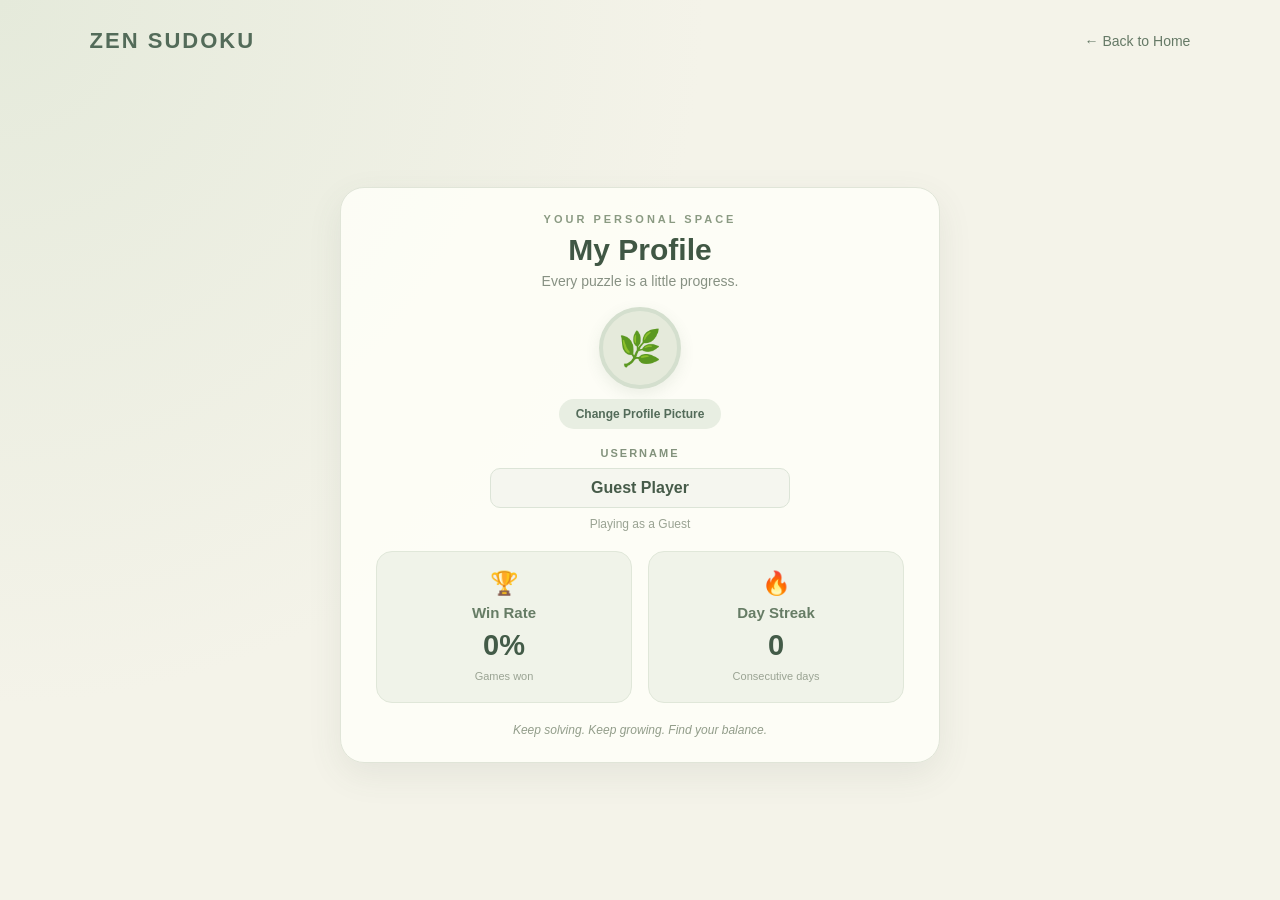
<file: sudoku.html/profile.html>
<!DOCTYPE html>
<html lang="en">
<head>
    <meta charset="UTF-8">
    <meta name="viewport" content="width=device-width, initial-scale=1.0">
    <title>My Profile | Zen Sudoku</title>
    <link rel="stylesheet" href="profile.css">
</head>

<body>

    <div class="profile-page">

        <!-- Navigation -->
        <nav class="profile-navbar">
            <a href="index.html" class="brand">ZEN SUDOKU</a>
            <a href="home.html" class="back-link">← Back to Home</a>
        </nav>

        <!-- Profile Section -->
        <main class="profile-container">

            <div class="profile-card">

                <p class="profile-eyebrow">YOUR PERSONAL SPACE</p>
                <h1>My Profile</h1>
                <p class="profile-subtitle">
                    Every puzzle is a little progress.
                </p>

                <!-- Profile Picture -->
                <div class="avatar-section">

                    <div class="avatar-circle">
                        <span class="default-avatar">🌿</span>
                    </div>

                    <label for="profile-upload" class="upload-btn">
                        Change Profile Picture
                    </label>

                    <input
                        type="file"
                        id="profile-upload"
                        accept="image/*"
                        hidden
                    >

                </div>

                <!-- Username -->
                <div class="username-section">
                    <label for="username">USERNAME</label>

                    <input
                        type="text"
                        id="username"
                        value="Guest Player"
                        maxlength="20"
                        placeholder="Enter your username"
                    >

                    <p class="guest-label">Playing as a Guest</p>
                </div>

                <!-- Statistics -->
                <div class="stats-section">

                    <div class="stat-card">
                        <span class="stat-icon">🏆</span>
                        <h2>Win Rate</h2>
                        <p class="stat-value">0%</p>
                        <span class="stat-description">
                            Games won
                        </span>
                    </div>

                    <div class="stat-card">
                        <span class="stat-icon">🔥</span>
                        <h2>Day Streak</h2>
                        <p class="stat-value">0</p>
                        <span class="stat-description">
                            Consecutive days
                        </span>
                    </div>

                </div>

                <!-- Footer Note -->
                <p class="profile-note">
                    Keep solving. Keep growing. Find your balance.
                </p>

            </div>

        </main>

    </div>

</body>
</html>
</file>
<file: sudoku.html/welcome.css>
/* =====================================
   ZEN SUDOKU — WELCOME PAGE
   Sage & Cream Theme
===================================== */

:root {
    --cream: #F7F5EF;
    --sage: #B2C09F;
    --sage-dark: #7D8D6C;
    --forest: #59694B;
    --deep-green: #35412F;
}

/* RESET */

* {
    margin: 0;
    padding: 0;
    box-sizing: border-box;
}

/* PAGE */

body {
    width: 100%;
    min-height: 100vh;
    overflow: hidden;
    font-family: Georgia, serif;
    background: var(--cream);
}

/* BACKGROUND LANDSCAPE */

.welcome-screen {
    width: 100%;
    min-height: 100vh;

    background:
        linear-gradient(
            rgba(247, 245, 239, 0.25),
            rgba(247, 245, 239, 0.35)
        ),
        url("assets/illustration.png");

    background-size: cover;
    background-position: center;
    background-repeat: no-repeat;

    display: flex;
    justify-content: center;
    align-items: center;

    position: relative;
    isolation: isolate;
}

/* CONTENT */

.welcome-content {
    text-align: center;
    color: var(--deep-green);

    display: flex;
    flex-direction: column;
    align-items: center;

    padding: 25px;
    max-width: 600px;

    position: relative;
    z-index: 1;
}

/* LOGO */

.logo {
    margin-bottom: 14px;
}

.lotus-logo {
    width: 100px;
    height: 100px;

    fill: none;
    stroke: var(--forest);
    stroke-width: 2;
    stroke-linecap: round;
    stroke-linejoin: round;

    animation: logoReveal 1.2s ease both;
}

/* TITLE */

h1 {
    font-size: clamp(32px, 5vw, 52px);
    letter-spacing: 9px;
    font-weight: 500;

    animation: fadeUp 1s ease 0.3s both;
}

/* TAGLINE */

.tagline {
    margin-top: 12px;

    font-size: clamp(13px, 1.5vw, 18px);
    font-style: italic;
    letter-spacing: 1px;

    animation: fadeUp 1s ease 0.5s both;
}

/* DIVIDER */

.divider {
    width: 65px;
    height: 1px;

    background: var(--sage-dark);

    margin: 30px 0;
}

/* WELCOME MESSAGE */

h2 {
    font-size: clamp(21px, 2.5vw, 30px);
    font-weight: 400;

    margin-bottom: 30px;

    animation: fadeUp 1s ease 0.7s both;
}

/* BEGIN BUTTON */

#begin-btn {
    border: 1px solid var(--forest);
    border-radius: 40px;

    padding: 15px 42px;

    background: var(--forest);
    color: white;

    font-family: inherit;
    font-size: 16px;
    letter-spacing: 1px;

    cursor: pointer;

    transition: all 0.3s ease;

    animation: fadeUp 1s ease 0.9s both;
}

#begin-btn span {
    display: inline-block;
    margin-left: 10px;
    transition: transform 0.3s ease;
}

#begin-btn:hover {
    background: var(--deep-green);
    transform: translateY(-3px);
    box-shadow: 0 8px 20px rgba(53, 65, 47, 0.18);
}

#begin-btn:hover span {
    transform: translateX(5px);
}

/* QUIT BUTTON */

#quit-btn {
    background: transparent;
    border: none;

    color: var(--forest);

    margin-top: 20px;
    padding: 5px;

    font-family: inherit;
    font-size: 14px;

    text-decoration: underline;
    text-underline-offset: 4px;

    cursor: pointer;
    transition: color 0.3s ease;

    animation: fadeUp 1s ease 1.1s both;
}

#quit-btn:hover {
    color: var(--deep-green);
}

/* ANIMATIONS */

@keyframes fadeUp {
    from {
        opacity: 0;
        transform: translateY(18px);
    }

    to {
        opacity: 1;
        transform: translateY(0);
    }
}

@keyframes logoReveal {
    from {
        opacity: 0;
        transform: scale(0.85);
    }

    to {
        opacity: 1;
        transform: scale(1);
    }
}

/* EXIT TRANSITION */

.leaving .welcome-content {
    opacity: 0;
    transform: translateY(-12px);
    transition: 0.6s ease;
}

/* MOBILE RESPONSIVENESS */

@media (max-width: 600px) {

    .welcome-content {
        padding: 18px;
    }

    .lotus-logo {
        width: 78px;
        height: 78px;
    }

    h1 {
        letter-spacing: 5px;
    }

    .divider {
        margin: 22px 0;
    }

    h2 {
        margin-bottom: 24px;
    }

}

/* FINAL WELCOME PAGE REFINEMENTS */

.welcome-content {
    transform: translateY(-12px);
}

.lotus-logo {
    width: 90px;
    height: 90px;
}

h1 {
    letter-spacing: 7px;
}

#begin-btn {
    box-shadow: 0 5px 15px rgba(53, 65, 47, 0.12);
}

#begin-btn:hover {
    transform: translateY(-4px);
    box-shadow: 0 10px 22px rgba(53, 65, 47, 0.2);
}

#quit-btn:hover {
    letter-spacing: 1px;
}
</file>
<file: sudoku.html/about.css>
/* =====================================
   ZEN SUDOKU — ABOUT PAGE
   Editorial Ivory & Sage Theme
   ===================================== */

:root {
    --cream: #F7F5EF;
    --cream-light: #FCFBF7;
    --sage: #B2C09F;
    --sage-dark: #7D8D6C;
    --forest: #59694B;
    --deep-green: #35412F;
    --muted: #858B7B;
    --line: #DCE3D4;
}

/* Page foundation */

* {
    box-sizing: border-box;
}

body {
    margin: 0;
    height: 100vh;
    overflow: hidden;

    background:
        radial-gradient(ellipse at 8% 12%,
            rgba(178, 192, 159, 0.22), transparent 35%),
        radial-gradient(ellipse at 92% 88%,
            rgba(221, 211, 185, 0.28), transparent 35%),
        var(--cream);

    color: var(--deep-green);
    font-family: Georgia, serif;
}


/* Main section */

.page-main {
    min-height: 100vh;
    display: flex;
    flex-direction: column;
    align-items: center;
    justify-content: center;
    padding: 24px;
}


/* Content card */

.page-card {
    width: min(100%, 760px);
    padding: 28px 48px;
    background: rgba(252, 251, 247, 0.88);
    border: 1px solid rgba(220, 227, 212, 0.9);
    border-radius: 5px;
    box-shadow: 0 18px 55px rgba(53, 65, 47, 0.07);
}

.page-eyebrow {
    color: var(--sage-dark);
    font-size: 10px;
    letter-spacing: 3px;
    margin-bottom: 12px;
}

.page-card h1 {
    font-size: clamp(30px, 4vw, 40px);
    font-weight: normal;
    margin: 0 0 8px;
}

.page-card p {
    font-size: 13px;
    line-height: 1.55;
    color: #747B6B;
    margin: 10px 0;
}

.page-tagline {
    color: var(--forest) !important;
    font-size: 14px !important;
    font-style: italic;
}

.closing-line {
    margin-top: 16px !important;
}

.page-actions {
    margin-top: 18px;
    gap: 12px;
}

.button {
    display: inline-block;
    padding: 13px 22px;
    text-decoration: none;
    font-family: Arial, sans-serif;
    font-size: 13px;
    transition: 0.25s ease;
}

.button-primary {
    background: var(--forest);
    color: white;
}

.button-primary:hover {
    background: var(--deep-green);
    transform: translateY(-2px);
}

.button-secondary {
    border: 1px solid var(--sage);
    color: var(--forest);
}

.button-secondary:hover {
    background: var(--sage);
    color: white;
}

/* Footer */

.page-footer {
    margin-top: 18px;
    text-align: center;
    font-size: 12px;
    color: var(--muted);
    letter-spacing: 0.5px;
}

/* Responsive */

@media (max-width: 600px) {

    body {
        height: 100dvh;
    }

    .navbar {
        padding: 18px 5%;
    }

    .page-main {
        height: calc(100dvh - 73px);
        padding: 15px;
    }

    .page-card {
        padding: 28px 22px;
    }

    .page-card h1 {
        font-size: 30px;
    }

    .page-card h2 {
        margin-top: 18px;
    }

    .page-card p {
        font-size: 14px;
        line-height: 1.6;
    }

    .page-actions {
        gap: 10px;
        margin-top: 20px;
    }
}

.closing-line {
    margin-top: 14px;
    margin-bottom: 14px;
}

@media (max-width: 600px) {
    .page-main {
        padding: 12px;
    }

    .page-card {
        padding: 22px 20px;
    }

    .page-card p {
        font-size: 12px;
        line-height: 1.45;
    }
}

/* Page entrance animation */

.page-card {
    animation: pageAppear 0.9s ease-out both;
}

.page-footer {
    animation: pageAppear 0.9s ease-out both;
    animation-delay: 0.25s;
}

@keyframes pageAppear {
    from {
        opacity: 0;
        transform: translateY(18px);
    }

    to {
        opacity: 1;
        transform: translateY(0);
    }
}
</file>
<file: sudoku.html/sage.css>
/* =========================================
   ZEN SUDOKU — SAGE & CREAM THEME
========================================= */

:root {
    --cream: #F7F5EF;
    --white: #FFFFFF;
    --sage-light: #E5E9DD;
    --sage: #A3B18A;
    --forest: #59694B;
    --deep-green: #30382D;
    --muted: #777D70;
    --border: #DDE2D5;
}

* {
    box-sizing: border-box;
    margin: 0;
    padding: 0;
}

html {
    min-height: 100%;
}

body {
    min-height: 100vh;
    background: var(--cream) !important;
    color: var(--deep-green);
    font-family: "Segoe UI", Arial, sans-serif;
}


/* =========================================
   HOMEPAGE ENTRANCE ANIMATION
========================================= */

.hero {
    animation: pageAppear 0.9s ease-out both;
}

.footer {
    animation: pageAppear 0.9s ease-out both;
    animation-delay: 0.2s;
}

@keyframes pageAppear {
    from {
        opacity: 0;
        transform: translateY(18px);
    }

    to {
        opacity: 1;
        transform: translateY(0);
    }
}


/* =========================================
   TOP NAVIGATION
========================================= */

.navbar {
    position: relative;
    width: 100%;
    min-height: 82px;
    padding: 16px 5%;

    display: flex;
    align-items: center;
    justify-content: space-between;
    gap: 22px;

    background: var(--white);
    border-bottom: 1px solid var(--border);
}

/* Brand */

.brand {
    display: flex;
    align-items: center;
    gap: 10px;

    color: var(--deep-green);
    text-decoration: none;
    font-size: 14px;
    letter-spacing: 1px;
    white-space: nowrap;
    z-index: 2;
}

.brand-icon {
    display: grid;
    place-items: center;

    width: 38px;
    height: 38px;

    border-radius: 10px;
    background: var(--sage-light);
    color: var(--forest);

    font-size: 22px;
    font-weight: bold;
}

/* Centred Navigation Tabs */

.navigation {
    position: absolute;
    left: 50%;
    transform: translateX(-50%);

    display: flex;
    align-items: center;
    justify-content: center;
    flex-wrap: wrap;
    gap: 12px;
}

.nav-button {
    display: inline-flex;
    align-items: center;
    justify-content: center;

    padding: 11px 19px;

    border: 1px solid var(--border);
    border-radius: 9px;

    background: var(--sage-light);
    color: var(--forest);

    text-decoration: none;
    font-size: 13px;
    font-weight: 650;
    white-space: nowrap;

    transition: all 0.25s ease;
}

.nav-button:hover {
    background: var(--sage);
    border-color: var(--sage);
    color: var(--white);

    transform: translateY(-2px);

    box-shadow: 0 5px 12px rgba(89, 105, 75, 0.13);
}

.nav-button.active {
    background: var(--forest);
    border-color: var(--forest);
    color: var(--white);

    box-shadow: 0 4px 10px rgba(89, 105, 75, 0.15);
}

/* Exit Button */

.exit-button {
    display: inline-block;
    padding: 11px 17px;

    border: 1px solid var(--border);
    border-radius: 8px;

    background: var(--white);
    color: var(--muted);

    text-decoration: none;
    font-size: 13px;
    white-space: nowrap;

    transition: all 0.2s ease;
    z-index: 2;
}

.exit-button:hover {
    background: var(--sage-light);
    color: var(--deep-green);
    border-color: var(--sage);
}


/* =========================================
   HOMEPAGE
========================================= */

.landing-page {
    min-height: calc(100vh - 82px);

    display: flex;
    flex-direction: column;

    padding: 24px 6%;
}

.hero {
    width: 100%;
    max-width: 800px;

    margin: auto;
    padding: 60px 15px;

    text-align: center;
}

.eyebrow {
    margin-bottom: 24px;

    color: var(--forest);
    font-size: 11px;
    font-weight: 700;
    letter-spacing: 3px;
}

.hero h1 {
    color: var(--deep-green);

    font-family: Georgia, "Times New Roman", serif;
    font-size: clamp(44px, 7vw, 78px);
    font-weight: 600;
    letter-spacing: 3px;
    line-height: 1.2;
}

.tagline {
    margin-top: 22px;

    color: var(--forest);
    font-family: Georgia, "Times New Roman", serif;
    font-size: clamp(18px, 2.5vw, 25px);
    font-style: italic;
}

.description {
    max-width: 430px;
    margin: 20px auto 0;

    color: var(--muted);
    font-size: 15px;
    line-height: 1.9;
}


/* =========================================
   HOMEPAGE BUTTONS
========================================= */

.main-buttons {
    display: flex;
    flex-direction: column;
    align-items: center;
    gap: 13px;

    margin-top: 34px;
}

.button {
    width: 235px;
    min-height: 48px;

    display: flex;
    align-items: center;
    justify-content: center;
    gap: 12px;

    padding: 13px 20px;

    border: 1px solid var(--border);
    border-radius: 9px;

    text-decoration: none;
    font-size: 14px;
    font-weight: 600;

    transition: background 0.2s, transform 0.2s;
}

.button:hover {
    transform: translateY(-2px);
}

.primary-button {
    background: var(--forest);
    border-color: var(--forest);
    color: var(--white);
}

.primary-button:hover {
    background: var(--deep-green);
}

.secondary-button {
    background: var(--white);
    color: var(--forest);
}

.secondary-button:hover {
    background: var(--sage-light);
}

.learn-link {
    margin-top: 9px;

    color: var(--forest);
    font-size: 13px;
    text-underline-offset: 5px;
}

.learn-link:hover {
    color: var(--deep-green);
}


/* =========================================
   HOMEPAGE FOOTER
========================================= */

.footer {
    display: flex;
    justify-content: space-between;
    gap: 15px;

    padding: 20px 0;

    border-top: 1px solid var(--border);

    color: var(--muted);
    font-size: 12px;
}

.footer a {
    color: var(--forest);
    text-decoration: none;
}

.footer a:hover {
    text-decoration: underline;
}


/* =========================================
   MEET THE DEVELOPER PAGE
========================================= */

.developer-page {
    width: min(100% - 48px, 1120px);
    min-height: calc(100vh - 82px);

    margin: 0 auto;
    padding: 42px 0 60px;
}

/* Main Card */

.developer-card {
    position: relative;
    width: 100%;

    padding: 32px 38px;

    background: #FBFAF5;
    border: 1px solid var(--border);
    border-radius: 22px;

    box-shadow:
        0 20px 55px rgba(53, 65, 47, 0.09),
        inset 0 1px 0 var(--white);

    overflow: hidden;

    animation: developerAppear 0.8s ease-out both;
}

@keyframes developerAppear {
    from {
        opacity: 0;
        transform: translateY(16px);
    }

    to {
        opacity: 1;
        transform: translateY(0);
    }
}

/* Developer Navigation */

.developer-navbar {
    width: 100%;
    min-height: 82px;

    padding: 16px 5%;

    display: flex;
    align-items: center;
    justify-content: space-between;
    gap: 22px;

    background: var(--white);
    border-bottom: 1px solid var(--border);
}

.developer-brand {
    color: var(--deep-green);
    text-decoration: none;

    font-size: 14px;
    font-weight: 700;
    letter-spacing: 1.5px;
    white-space: nowrap;
}

.developer-nav-links {
    display: flex;
    align-items: center;
    justify-content: center;
    flex-wrap: wrap;
    gap: 7px;
}

.developer-nav-links a {
    display: inline-block;
    padding: 11px 13px;

    border-radius: 8px;

    color: var(--muted);
    text-decoration: none;
    font-size: 13px;

    transition: background 0.2s, color 0.2s;
}

.developer-nav-links a:hover {
    background: var(--sage-light);
    color: var(--deep-green);
}

/* Developer Heading */

.developer-heading {
    max-width: 700px;
    margin: 0 auto 38px;

    text-align: center;
}

.developer-eyebrow {
    margin-bottom: 15px;

    color: var(--forest);
    font-size: 10px;
    font-weight: 750;
    letter-spacing: 2.5px;
}

.developer-heading h1 {
    color: var(--deep-green);

    font-family: Georgia, "Times New Roman", serif;
    font-size: clamp(36px, 5vw, 52px);
    font-weight: 500;
    line-height: 1.15;
}

.developer-subtitle {
    max-width: 480px;
    margin: 14px auto 0;

    color: var(--muted);
    font-family: Georgia, "Times New Roman", serif;
    font-size: 16px;
    line-height: 1.8;
}

/* Developer Profile */

.developer-profile {
    display: grid;
    grid-template-columns: 0.85fr 1.15fr;
    align-items: center;
    gap: 48px;

    max-width: 900px;
    margin: 0 auto;
}

/* Photograph */

.developer-avatar-wrapper {
    position: relative;

    display: flex;
    align-items: center;
    justify-content: center;

    min-height: 390px;
    padding: 25px;

    background:
        radial-gradient(
            circle at 50% 35%,
            rgba(163, 177, 138, 0.35),
            transparent 65%
        ),
        linear-gradient(145deg, #F0EEE5, #E5E9DD);

    border: 1px solid var(--border);
    border-radius: 17px;
    overflow: hidden;
}

.avatar-decoration {
    position: absolute;
    inset: 15px;

    border: 1px solid rgba(89, 105, 75, 0.2);
    border-radius: 12px;

    pointer-events: none;
}

.developer-avatar {
    position: relative;
    z-index: 1;

    display: block;
    width: 100%;
    max-width: 310px;
    height: 350px;

    object-fit: cover;
    object-position: center 45%;

    border: 6px solid rgba(255, 255, 255, 0.85);
    border-radius: 48% 48% 15px 15px;

    background: var(--sage-light);

    box-shadow: 0 14px 32px rgba(53, 65, 47, 0.14);
}

.avatar-caption {
    position: absolute;
    z-index: 2;

    right: 24px;
    bottom: 22px;

    padding: 8px 12px;

    background: rgba(255, 255, 255, 0.92);
    border: 1px solid var(--border);
    border-radius: 30px;

    color: var(--forest);
    font-size: 9px;
    font-weight: 750;
    letter-spacing: 1.7px;
}

/* Developer Details */

.developer-details {
    min-width: 0;
    padding: 8px 0;
}

.developer-greeting {
    margin-bottom: 12px;

    color: var(--sage);
    font-size: 10px;
    font-weight: 800;
    letter-spacing: 2.5px;
}

.developer-details h2 {
    margin-bottom: 10px;

    color: var(--deep-green);

    font-family: Georgia, "Times New Roman", serif;
    font-size: clamp(30px, 4vw, 43px);
    font-weight: 500;
    line-height: 1.15;
}

.developer-role {
    display: inline-block;
    margin: 8px 0 20px;
    padding: 8px 12px;

    background: var(--sage-light);
    border: 1px solid var(--border);
    border-radius: 30px;

    color: var(--forest);
    font-size: 10px;
    font-weight: 700;
    letter-spacing: 0.7px;
}

.developer-intro {
    margin-bottom: 16px;

    color: var(--deep-green);
    font-size: 14px;
    font-weight: 600;
    line-height: 1.9;
}

.developer-description {
    margin-bottom: 14px;

    color: var(--muted);
    font-size: 13px;
    line-height: 1.95;
}

/* Developer Philosophy */

.developer-philosophy,
.developer-tech {
    max-width: 760px;
    margin: 55px auto 0;
    padding: 32px 35px;

    background: rgba(229, 233, 221, 0.48);
    border: 1px solid var(--border);
    border-radius: 17px;

    text-align: center;
}

.developer-philosophy h2,
.developer-tech h2 {
    margin-bottom: 14px;

    color: var(--forest);

    font-family: Georgia, "Times New Roman", serif;
    font-size: 29px;
    font-weight: 500;
}

.developer-philosophy > p:not(.developer-eyebrow) {
    max-width: 580px;
    margin: 0 auto;

    color: var(--muted);
    font-size: 13px;
    line-height: 1.9;
}

.developer-philosophy blockquote {
    margin-top: 23px;

    color: var(--forest);

    font-family: Georgia, "Times New Roman", serif;
    font-size: 21px;
    font-style: italic;
}

/* Technology Tags */

.tech-list {
    display: flex;
    align-items: center;
    justify-content: center;
    flex-wrap: wrap;
    gap: 11px;

    margin-top: 20px;
}

.tech-list span {
    padding: 10px 17px;

    background: var(--white);
    border: 1px solid var(--border);
    border-radius: 30px;

    color: var(--forest);
    font-size: 12px;
    font-weight: 700;

    transition: transform 0.2s, background 0.2s;
}

.tech-list span:hover {
    background: var(--sage-light);
    transform: translateY(-3px);
}

/* Developer Footer */

.developer-footer {
    display: flex;
    flex-direction: column;
    align-items: center;
    gap: 17px;

    margin-top: 42px;
    text-align: center;
}

.developer-footer p {
    color: var(--muted);

    font-family: Georgia, "Times New Roman", serif;
    font-size: 14px;
    font-style: italic;
}

.developer-home-btn {
    display: inline-flex;
    align-items: center;
    justify-content: center;

    min-height: 45px;
    padding: 12px 22px;

    background: var(--forest);
    border: 1px solid var(--forest);
    border-radius: 30px;

    color: var(--white);
    font-size: 12px;
    font-weight: 700;
    text-decoration: none;

    transition: background 0.2s, transform 0.2s;
}

.developer-home-btn:hover {
    background: var(--deep-green);
    transform: translateY(-2px);
}


/* =========================================
   CONTACT PAGE
========================================= */

.contact-page {
    width: min(100% - 48px, 1120px);
    min-height: calc(100vh - 82px);

    margin: 0 auto;
    padding: 42px 0 55px;
}

.contact-card {
    width: 100%;

    padding: 45px;

    background: #FBFAF5;
    border: 1px solid var(--border);
    border-radius: 22px;

    box-shadow: 0 20px 55px rgba(53, 65, 47, 0.08);

    animation: contactAppear 0.8s ease-out both;
}

@keyframes contactAppear {
    from {
        opacity: 0;
        transform: translateY(15px);
    }

    to {
        opacity: 1;
        transform: translateY(0);
    }
}

/* Contact Heading */

.contact-heading {
    max-width: 650px;
    margin: 0 auto 45px;

    text-align: center;
}

.contact-eyebrow {
    margin-bottom: 14px;

    color: var(--forest);
    font-size: 10px;
    font-weight: 750;
    letter-spacing: 2.5px;
}

.contact-heading h1 {
    color: var(--deep-green);

    font-family: Georgia, "Times New Roman", serif;
    font-size: clamp(34px, 5vw, 50px);
    font-weight: 500;
}

.contact-heading > p:last-child {
    max-width: 470px;
    margin: 14px auto 0;

    color: var(--muted);
    font-size: 14px;
    line-height: 1.8;
}

/* Contact Layout */

.contact-layout {
    display: grid;
    grid-template-columns: 0.85fr 1.15fr;
    gap: 55px;
    align-items: center;

    max-width: 900px;
    margin: 0 auto;

    padding: 35px;

    background: var(--cream);
    border-radius: 17px;
}

/* Contact Introduction */

.contact-message {
    padding: 20px 5px;
}

.contact-symbol {
    display: grid;
    place-items: center;

    width: 48px;
    height: 48px;

    margin-bottom: 22px;

    border-radius: 13px;
    background: var(--sage-light);
    color: var(--forest);

    font-size: 24px;
}

.contact-message h2 {
    margin-bottom: 17px;

    color: var(--forest);

    font-family: Georgia, "Times New Roman", serif;
    font-size: 30px;
    font-weight: 500;
    line-height: 1.3;
}

.contact-message > p {
    margin-bottom: 15px;

    color: var(--muted);
    font-size: 13px;
    line-height: 1.9;
}

/* Contact Note */

.contact-note {
    display: flex;
    align-items: flex-start;
    gap: 12px;

    margin-top: 30px;
    padding: 17px;

    border-left: 3px solid var(--sage);
    background: var(--sage-light);
    border-radius: 0 9px 9px 0;
}

.contact-note span {
    color: var(--forest);
    font-size: 20px;
}

.contact-note p {
    color: var(--forest);

    font-family: Georgia, "Times New Roman", serif;
    font-size: 12px;
    font-style: italic;
    line-height: 1.7;
}

/* Contact Details */

.contact-details {
    display: flex;
    flex-direction: column;
    gap: 14px;
}

.contact-details-heading {
    margin-bottom: 8px;

    color: var(--forest);
    font-size: 11px;
    font-weight: 700;
    letter-spacing: 2px;
}

.contact-item {
    display: flex;
    align-items: center;
    gap: 15px;

    padding: 17px;

    background: var(--white);
    border: 1px solid var(--border);
    border-radius: 13px;

    text-decoration: none;

    transition: all 0.25s ease;
}

.contact-item:hover {
    border-color: var(--sage);
    transform: translateY(-3px);

    box-shadow: 0 7px 18px rgba(48, 56, 45, 0.07);
}

.contact-icon {
    width: 42px;
    height: 42px;
    flex-shrink: 0;

    display: flex;
    align-items: center;
    justify-content: center;

    background: var(--sage-light);
    color: var(--forest);

    border-radius: 11px;

    font-size: 19px;
    font-weight: 700;
}

.contact-item-content {
    display: flex;
    flex-direction: column;
    gap: 5px;

    min-width: 0;
}

.contact-item-content strong {
    color: var(--deep-green);
    font-size: 14px;
}

.contact-item-content span {
    color: var(--muted);
    font-size: 12px;
    overflow-wrap: anywhere;
}

.contact-arrow {
    margin-left: auto;

    color: var(--forest);
    font-size: 19px;

    transition: transform 0.25s ease;
}

.contact-item:hover .contact-arrow {
    transform: translate(3px, -3px);
}

/* Contact Footer */

.contact-footer {
    display: flex;
    justify-content: space-between;
    align-items: center;
    gap: 15px;

    margin-top: 32px;
    padding-top: 23px;

    border-top: 1px solid var(--border);
}

.contact-footer p {
    color: var(--muted);
    font-size: 12px;
}

.contact-footer a {
    color: var(--forest);
    text-decoration: none;
}

.contact-home-btn {
    display: inline-block;

    padding: 11px 19px;

    background: var(--sage-light);
    color: var(--forest);

    border-radius: 9px;

    text-decoration: none;
    font-size: 12px;
    font-weight: 600;

    transition: all 0.25s ease;
}

.contact-home-btn:hover {
    background: var(--sage);
    color: var(--white);
}


/* =========================================
   RESPONSIVE NAVIGATION & HOMEPAGE
========================================= */

@media (max-width: 900px) {

    .navbar {
        flex-wrap: wrap;
        justify-content: space-between;
    }

    .navigation {
        position: static;
        transform: none;

        order: 3;
        width: 100%;

        justify-content: center;
    }

}


/* =========================================
   DEVELOPER PAGE RESPONSIVE
========================================= */

@media (max-width: 800px) {

    .developer-navbar {
        flex-wrap: wrap;
    }

    .developer-nav-links {
        order: 3;
        width: 100%;
    }

    .developer-page {
        width: calc(100% - 32px);
        padding: 28px 0 40px;
    }

    .developer-card {
        padding: 28px 24px;
    }

    .developer-profile {
        grid-template-columns: 1fr;
        gap: 30px;
        max-width: 560px;
    }

    .developer-avatar-wrapper {
        min-height: 340px;
    }

    .developer-avatar {
        max-width: 270px;
        height: 300px;
    }

    .developer-details {
        text-align: center;
    }

    .developer-philosophy,
    .developer-tech {
        margin-top: 35px;
    }

}


/* =========================================
   CONTACT PAGE RESPONSIVE
========================================= */

@media (max-width: 800px) {

    .contact-layout {
        grid-template-columns: 1fr;
        gap: 30px;
        max-width: 560px;
    }

    .contact-message {
        text-align: center;
    }

    .contact-symbol {
        margin: 0 auto 20px;
    }

    .contact-note {
        justify-content: center;
    }

}


/* =========================================
   SMALL SCREENS
========================================= */

@media (max-width: 520px) {

    /* Main Navigation */

    .navbar {
        padding: 14px 4%;
        gap: 10px;
    }

    .navigation {
        justify-content: center;
        flex-wrap: wrap;
        gap: 7px;
    }

    .nav-button {
        padding: 9px 12px;
        font-size: 11px;
    }

    .exit-button {
        padding: 8px 11px;
        font-size: 12px;
    }

    /* Homepage */

    .hero {
        padding: 45px 0;
    }

    .hero h1 {
        letter-spacing: 1px;
    }

    .footer {
        flex-direction: column;
        align-items: center;
        text-align: center;
    }

    /* Developer Navigation */

    .developer-navbar {
        padding: 14px 4%;
        gap: 10px;
    }

    .developer-nav-links {
        justify-content: center;
        gap: 3px;
    }

    .developer-nav-links a {
        padding: 9px;
        font-size: 11px;
    }

    /* Developer Page */

    .developer-page {
        width: calc(100% - 24px);
        padding-top: 18px;
    }

    .developer-card {
        padding: 24px 17px;
        border-radius: 18px;
    }

    .developer-heading {
        margin-bottom: 28px;
    }

    .developer-heading h1 {
        font-size: 35px;
    }

    .developer-subtitle {
        font-size: 14px;
    }

    .developer-avatar-wrapper {
        min-height: 285px;
        padding: 18px;
    }

    .developer-avatar {
        width: 82%;
        height: 250px;
    }

    .developer-details h2 {
        font-size: 32px;
    }

    .developer-intro,
    .developer-description {
        font-size: 13px;
    }

    .developer-philosophy,
    .developer-tech {
        margin-top: 28px;
        padding: 25px 17px;
    }

    .developer-philosophy h2,
    .developer-tech h2 {
        font-size: 25px;
    }

    /* Contact Page */

    .contact-page {
        width: calc(100% - 24px);
        padding: 20px 0 30px;
    }

    .contact-card {
        padding: 27px 17px;
        border-radius: 18px;
    }

    .contact-heading {
        margin-bottom: 28px;
    }

    .contact-heading h1 {
        font-size: 34px;
    }

    .contact-layout {
        padding: 20px 15px;
        gap: 25px;
    }

    .contact-message h2 {
        font-size: 25px;
    }

    .contact-item {
        gap: 10px;
        padding: 13px;
    }

    .contact-item-content span {
        font-size: 11px;
    }

    .contact-footer {
        flex-direction: column;
        align-items: center;
        text-align: center;
    }

}


/* =========================================
   ACCESSIBILITY — REDUCED MOTION
========================================= */

@media (prefers-reduced-motion: reduce) {

    .hero,
    .footer,
    .developer-card,
    .contact-card {
        animation: none;
    }

    .tech-list span,
    .developer-home-btn,
    .contact-item,
    .contact-arrow,
    .contact-home-btn,
    .nav-button,
    .exit-button {
        transition: none;
    }

}

/* =========================================
   CONTACT / FEEDBACK FORM
========================================= */

.contact-form {
    display: flex;
    flex-direction: column;
    gap: 20px;
    width: 100%;
}

.form-group {
    display: flex;
    flex-direction: column;
    gap: 8px;
    width: 100%;
}

.form-group label {
    color: var(--deep-green);
    font-size: 13px;
    font-weight: 600;
}

.form-group input,
.form-group textarea {
    width: 100%;
    padding: 13px 15px;
    border: 1px solid var(--border);
    border-radius: 9px;
    background: #FBFAF5;
    color: var(--deep-green);
    font-family: inherit;
    font-size: 13px;
    outline: none;
    transition: border-color 0.25s ease, box-shadow 0.25s ease;
}

.form-group input {
    min-height: 45px;
}

.form-group textarea {
    min-height: 125px;
    resize: vertical;
}

.form-group input:focus,
.form-group textarea:focus {
    border-color: var(--sage);
    box-shadow: 0 0 0 3px rgba(163, 177, 138, 0.15);
}

.form-group input::placeholder,
.form-group textarea::placeholder {
    color: #A1A497;
}

.contact-submit {
    display: flex;
    align-items: center;
    justify-content: center;
    gap: 12px;
    width: 100%;
    padding: 14px 20px;
    border: none;
    border-radius: 9px;
    background: var(--forest);
    color: white;
    font-family: inherit;
    font-size: 13px;
    font-weight: 600;
    cursor: pointer;
    transition: background 0.25s ease, transform 0.25s ease;
}

.contact-submit:hover {
    background: var(--deep-green);
    transform: translateY(-2px);
}

.contact-submit span {
    font-size: 17px;
}

.form-note {
    color: var(--muted);
    font-size: 11px;
    text-align: center;
}



/* =========================================
   ZEN SUDOKU — NAVBAR ENHANCEMENT
========================================= */

.navbar {
    min-height: 90px;
    padding: 16px 5%;
    background: linear-gradient(
        120deg,
        #FFFFFF 0%,
        #FBFCF8 55%,
        #F3F5ED 100%
    );
    border-bottom: 1px solid #DDE2D5;
    box-shadow: 0 5px 20px rgba(48, 56, 45, 0.06);
}

/* BRAND */

.brand {
    gap: 13px;
}

.brand-icon {
    width: 46px;
    height: 46px;
    border-radius: 14px;
    box-shadow: 0 3px 10px rgba(89, 105, 75, 0.10);
    transition: all 0.3s ease;
}

.brand:hover .brand-icon {
    transform: rotate(-8deg) scale(1.05);
}

/* WIDER NAVIGATION BAR */

.navigation {
    width: min(650px, 58%);
    min-height: 58px;
    padding: 7px;
    display: flex;
    align-items: center;
    justify-content: space-around;
    gap: 9px;

    background: #F0F2E9;
    border: 1px solid #E1E5D9;
    border-radius: 17px;

    box-shadow:
        inset 0 1px 3px rgba(255, 255, 255, 0.9),
        0 4px 12px rgba(48, 56, 45, 0.04);
}

/* NAVIGATION LINKS */

.nav-button {
    flex: 1;
    min-height: 43px;
    padding: 11px 15px;

    display: flex;
    align-items: center;
    justify-content: center;

    border-radius: 12px;
    color: var(--forest);
    background: transparent;

    font-size: 13px;
    font-weight: 600;
    letter-spacing: 0.2px;

    transition: all 0.25s ease;
}

.nav-button:hover {
    background: #E2E8D9;
    color: var(--deep-green);
    transform: translateY(-1px);
}

/* CURRENT PAGE */

.nav-button.active {
    background: var(--forest);
    color: #FFFFFF;
    box-shadow: 0 4px 10px rgba(48, 56, 45, 0.16);
}

.nav-button.active:hover {
    background: var(--deep-green);
}

/* EXIT */

.exit-button {
    padding: 11px 21px;
    border: 1px solid var(--border);
    border-radius: 12px;
    transition: all 0.25s ease;
}

.exit-button:hover {
    background: var(--sage-light);
    border-color: var(--sage);
    transform: translateY(-1px);
}

/* RESPONSIVE */

@media (max-width: 900px) {
    .navigation {
        width: 100%;
        max-width: 650px;
        min-height: auto;
    }
}

@media (max-width: 520px) {
    .navigation {
        gap: 3px;
        padding: 5px;
    }

    .nav-button {
        min-height: 39px;
        padding: 9px 7px;
        font-size: 11px;
    }
}

/* =========================================
   ZEN SUDOKU — BOTANICAL NAV BUTTONS
========================================= */

/* Navigation container */
.navigation {
    padding: 7px;
    gap: 8px;
    background: #F0F2E9;
    border: 1px solid #E1E5D9;
    border-radius: 18px;
}

/* Individual navigation buttons */
.nav-button {
    position: relative;
    flex: 1;
    min-height: 44px;
    padding: 12px 20px;

    display: flex;
    align-items: center;
    justify-content: center;

    border: 1px solid transparent;
    border-radius: 13px;

    background: transparent;
    color: var(--forest);

    font-size: 13px;
    font-weight: 600;
    letter-spacing: 0.25px;
    text-decoration: none;

    transition:
        background 0.3s ease,
        color 0.3s ease,
        border-color 0.3s ease,
        box-shadow 0.3s ease,
        transform 0.3s ease;
}

/* Hover effect */
.nav-button:hover {
    background: #E5E9DD;
    border-color: #D8DFCE;
    color: var(--deep-green);
    transform: translateY(-2px);

    box-shadow: 0 4px 10px rgba(89, 105, 75, 0.08);
}

/* Active page */
.nav-button.active {
    background: #DDE5D3;
    border-color: #CAD5BD;
    color: #405239;

    box-shadow:
        inset 0 1px 2px rgba(255, 255, 255, 0.8),
        0 3px 8px rgba(89, 105, 75, 0.08);
}

/* Active hover */
.nav-button.active:hover {
    background: #D5DFCA;
    color: #35452F;
}

/* Exit button */
.exit-button {
    padding: 11px 21px;
    border: 1px solid #DDE2D5;
    border-radius: 13px;

    background: #FBFAF5;
    color: var(--forest);

    font-size: 13px;
    font-weight: 600;
    text-decoration: none;

    transition: all 0.3s ease;
}

.exit-button:hover {
    background: #F0EAE3;
    border-color: #D9CFC1;
    color: #66594B;
    transform: translateY(-2px);

    box-shadow: 0 4px 10px rgba(89, 105, 75, 0.07);
}

/* Keyboard accessibility */
.nav-button:focus-visible,
.exit-button:focus-visible {
    outline: 2px solid var(--sage);
    outline-offset: 3px;
}


/* PROFILE ICON IN NAVBAR */

.profile-icon {
    width: 38px;
    height: 38px;
    min-width: 38px;

    display: flex;
    align-items: center;
    justify-content: center;

    text-decoration: none;
    font-size: 18px;

    color: #536b59;
    background: #e8eee2;
    border: 1px solid #dce4d7;
    border-radius: 50%;

    transition: all 0.3s ease;
}

.profile-icon:hover {
    background: #d9e4d2;
    transform: translateY(-2px);
}


/* NAVBAR ACTIONS - PROFILE + EXIT */

.navbar-actions {
    display: flex;
    align-items: center;
    justify-content: center;
    gap: 14px;
    margin-left: auto;
    z-index: 2;
    flex-shrink: 0;
}

.profile-icon {
    width: 40px;
    height: 40px;
    display: flex;
    align-items: center;
    justify-content: center;

    border-radius: 50%;
    border: 1px solid var(--border);

    background: var(--sage-light);
    color: var(--forest);

    font-size: 18px;
    text-decoration: none;

    transition: all 0.25s ease;
}

.profile-icon:hover {
    background: var(--sage);
    color: white;
    transform: translateY(-2px);
}

@media (max-width: 900px) {
    .navbar-actions {
        order: 2;
        margin-left: auto;
    }
}
</file>
<file: sudoku.html/style.css>
ZEN SUDOKU — SOFT SAGE & CREAM
   ===================================== */

:root {
    --cream: #F7F5EF;
    --cream-dark: #F0EEE5;
    --white: #FFFFFF;
    --sage-pale: #EEF1E8;
    --sage-light: #E2E8D9;
    --sage: #B2C09F;
    --sage-dark: #7D8D6C;
    --forest: #59694B;
    --deep-green: #35412F;
    --muted: #858B7B;
    --line: #DCE3D4;
    --shadow: 0 10px 30px rgba(53, 65, 47, 0.08);
}

* {
    box-sizing: border-box;
}

html {
    min-height: 100%;
}

body {
    margin: 0;
    min-height: 100vh;
    padding: 0;

    background:
        radial-gradient(
            ellipse at 8% 12%,
            rgba(178, 192, 159, 0.22),
            transparent 32%
        ),
        radial-gradient(
            ellipse at 95% 85%,
            rgba(226, 232, 217, 0.8),
            transparent 35%
        ),
        var(--cream);

    color: var(--deep-green);
    font-family: "Segoe UI", Arial, sans-serif;
}

/* Remove old galaxy effects */

#stars-container,
#meteor-container,
#meteors-flow {
    display: none !important;
}

/* =====================================
   PAGE TITLE
   ===================================== */

.game-info {
    position: relative;
    z-index: 1;

    width: 100%;
    padding: 28px 20px 12px;
    text-align: center;
}

.game-info h1 {
    margin: 0;

    color: var(--forest);
    font-family: Georgia, "Times New Roman", serif;
    font-size: clamp(27px, 3.2vw, 42px);
    font-weight: 600;
    letter-spacing: 0.4px;
}

/* Removed the decorative horizontal line */

.game-info::after {
    content: none;
    display: none;
}

/* =====================================
   MAIN GAME LAYOUT
   Board left, controls right
   ===================================== */

main {
    position: relative;
    z-index: 1;

    display: grid;

    grid-template-columns:
        minmax(0, 540px)
        minmax(235px, 245px);

    grid-template-rows: auto auto;

    grid-template-areas:
        "board timer"
        "board numpad";

    align-items: center;
    justify-content: center;

    gap: 20px 32px;

    width: 100%;
    max-width: 1100px;
    margin: 0 auto;
    padding: 22px 28px 40px;
}

/* =====================================
   SUDOKU BOARD
   ===================================== */

section.board {
    grid-area: board;

    display: grid;

    grid-template-columns: repeat(9, minmax(0, 1fr));
    grid-template-rows: repeat(9, minmax(0, 1fr));

    width: 100%;
    max-width: 540px;
    aspect-ratio: 1 / 1;

    min-width: 0;
    margin: 0;
    padding: 0;

    overflow: hidden;

/* Outer Sudoku board border */


    border: 2px solid #59694B;
    border-radius: 12px;
    overflow: hidden;
    background: #FFFFFF;

    box-shadow:
        0 14px 35px rgba(53, 65, 47, 0.09),
        0 2px 5px rgba(53, 65, 47, 0.04);

}

/* Individual cells */

.board input {
    display: block;

    width: 100%;
    height: 100%;

    min-width: 0;
    min-height: 0;

    margin: 0;
    padding: 0;

    border: 0;
    border-right: 1px solid #C8D2BE;
    border-bottom: 1px solid #C8D2BE;
    border-radius: 0;

    background: rgba(255, 255, 255, 0.94);
    color: var(--deep-green);

    font-family: inherit;
    font-size: clamp(14px, 2vw, 23px);
    font-weight: 500;
    text-align: center;

    outline: none;
    appearance: none;
    caret-color: var(--forest);

    transition:
        background-color 0.18s ease,
        color 0.18s ease;
}

/* Selected cell */

.board input:focus {
    position: relative;
    z-index: 1;

    outline: 2px solid var(--sage-dark);
    outline-offset: -2px;

    background: var(--sage-light);
    color: var(--deep-green);
}

.board input.selected {
    position: relative;
    z-index: 2;

    background: var(--sage);
    color: var(--deep-green);

    outline: 2px solid var(--forest);
    outline-offset: -2px;

    font-weight: 700;
}

/* Same row, column and 3x3 box */

.board input.related {
    background: var(--sage-pale);
}

/* Duplicate numbers */

.board input.error {
    background: #F9E9E6;
    color: #A44F45;
}

/* Selected cell with a duplicate */

.board input.selected.error {
    background: #E8B8B1;
    color: #773A34;
}

/* Given or fixed cells */

.board input.given,
.board input.fixed {
    background: #F5F6F0;
    color: var(--forest);
    font-weight: 700;
}

/* Thick boundaries between 3x3 boxes */

.board input:nth-child(3n) {
    border-right: 2px solid #7D8D6C;
}

.board input:nth-child(9n) {
    border-right: 0;
}

.board input:nth-child(n + 19):nth-child(-n + 27),
.board input:nth-child(n + 46):nth-child(-n + 54) {
    border-bottom: 2px solid #7D8D6C;
}

.board input:nth-child(n + 73):nth-child(-n + 81) {
    border-bottom: 0;
}

/* =====================================
   TIMER CARD
   ===================================== */

section.timer {
    grid-area: timer;

    display: flex;
    flex-direction: column;
    align-items: center;

    gap: 10px;
    padding: 20px 16px;

    width: 100%;
    margin: 0;

    border: 1px solid rgba(125, 141, 108, 0.2);
    border-radius: 16px;

    background: rgba(255, 255, 255, 0.88);
    backdrop-filter: blur(8px);

    box-shadow: var(--shadow);

    align-self: end;
}

.timer::before {
    content: "YOUR FOCUS TIME";

    color: var(--muted);
    font-size: 10px;
    font-weight: 700;
    letter-spacing: 2px;
}

#game-timer {
    display: block;

    margin: 0 0 5px;

    color: var(--forest);

    font-size: 35px;
    font-weight: 650;
    font-variant-numeric: tabular-nums;
    letter-spacing: 1px;
}

/* Timer buttons */

.timer button {
    width: 100%;
    min-height: 40px;
    padding: 10px 12px;

    border: 1px solid var(--line);
    border-radius: 9px;

    background: var(--sage-pale);
    color: var(--deep-green);

    font-family: inherit;
    font-size: 13px;
    font-weight: 600;

    cursor: pointer;

    transition:
        background-color 0.2s ease,
        transform 0.2s ease,
        box-shadow 0.2s ease;
}

.timer #start-btn {
    background: var(--forest);
    border-color: var(--forest);
    color: var(--white);
}

.timer button:hover {
    background: var(--sage-light);
    transform: translateY(-1px);
}

.timer #start-btn:hover {
    background: var(--deep-green);
}

/* =====================================
   CREATIVE NUMBER PAD
   BOTANICAL SAGE STYLE
   ===================================== */

section.numpad {
    grid-area: numpad;

    display: flex;
    flex-direction: column;
    align-items: stretch;

    gap: 15px;
    padding: 20px 18px;

    width: 100%;
    margin: 0;

    border: 1px solid rgba(125, 141, 108, 0.2);
    border-radius: 20px;

    background:
        linear-gradient(
            145deg,
            #F5F7F0,
            #E5EBDD
        );

    box-shadow:
        0 12px 28px rgba(53, 65, 47, 0.09),
        inset 0 1px 0 rgba(255, 255, 255, 0.9);

    align-self: start;
}

/* Number pad heading */

.numpad-heading {
    display: flex;
    align-items: center;
    justify-content: space-between;

    padding: 0 3px;
}

.numpad-heading h4 {
    margin: 0;

    color: var(--forest);
    font-size: 12px;
    font-weight: 750;
    letter-spacing: 1.5px;
}

.numpad-heading span {
    color: var(--sage-dark);
    font-size: 17px;
}

/* Number grid */

.number-grid {
    display: grid;

    grid-template-columns: repeat(3, minmax(0, 1fr));
    gap: 9px;
}

/* Individual number tiles */

.number-grid button {
    display: flex;
    align-items: center;
    justify-content: center;

    width: 100%;
    min-width: 0;

    aspect-ratio: 1 / 0.92;

    border: 1px solid rgba(125, 141, 108, 0.17);
    border-radius: 13px;

    background: rgba(255, 255, 255, 0.85);
    color: var(--forest);

    font-family: inherit;
    font-size: 21px;
    font-weight: 650;

    cursor: pointer;

    box-shadow:
        0 3px 7px rgba(53, 65, 47, 0.045);

    transition: all 0.2s ease;
}

.number-grid button:hover {
    background: var(--sage);
    color: var(--deep-green);

    border-color: var(--sage-dark);

    transform: translateY(-3px);

    box-shadow:
        0 6px 12px rgba(53, 65, 47, 0.1);
}

.number-grid button:active {
    transform: scale(0.94);
}

/* =====================================
   UTILITY BUTTONS
   DEL / CLEAR / UNDO
   ===================================== */

.utility-buttons {
    display: grid;

    grid-template-columns: repeat(3, minmax(0, 1fr));
    gap: 7px;

    padding-top: 4px;

    border-top: 1px solid rgba(125, 141, 108, 0.2);
}

.utility-buttons button {
    display: flex;
    flex-direction: column;
    align-items: center;
    justify-content: center;

    gap: 4px;

    min-width: 0;
    min-height: 52px;
    padding: 7px 3px;

    border: 1px solid rgba(125, 141, 108, 0.18);
    border-radius: 11px;

    background: rgba(255, 255, 255, 0.48);
    color: var(--deep-green);

    font-family: inherit;
    font-size: 10px;
    font-weight: 750;
    letter-spacing: 0.5px;

    cursor: pointer;

    transition: all 0.2s ease;
}

/* Hide decorative HTML icons from button text.
   This keeps the existing JavaScript button
   text checks compatible. */

.utility-buttons button span {
    display: none;
}

.utility-buttons button::before {
    font-size: 17px;
    line-height: 1;
    color: var(--forest);
}

#delete-btn::before {
    content: "⌫";
}

#clear-btn::before {
    content: "✕";
}

#undo-btn::before {
    content: "↶";
}

.utility-buttons button:hover {
    background: var(--sage-light);
    border-color: var(--sage-dark);
    transform: translateY(-2px);
}

.utility-buttons button:active {
    transform: scale(0.96);
}

/* Number pad footer */

.numpad-footer {
    margin: -3px 0 0;

    color: var(--muted);

    font-family: Georgia, serif;
    font-size: 10px;
    font-style: italic;
    text-align: center;
    letter-spacing: 0.2px;
}

/* =====================================
   KEYBOARD FOCUS
   ===================================== */

button:focus-visible,
.board input:focus-visible {
    outline: 3px solid var(--sage-dark);
    outline-offset: 2px;
}

/* =====================================
   SHORT DESKTOP WINDOWS
   ===================================== */

@media (min-width: 801px) and (max-height: 760px) {

    .game-info {
        padding-top: 18px;
        padding-bottom: 6px;
    }

    .game-info h1 {
        font-size: clamp(26px, 2.8vw, 36px);
    }

    main {
        grid-template-columns:
            minmax(0, min(66vh, 500px))
            minmax(235px, 245px);

        gap: 14px 28px;
        padding-top: 14px;
        padding-bottom: 22px;
    }

    #game-timer {
        font-size: 30px;
    }

    section.timer {
        padding: 15px 14px;
        gap: 7px;
    }

    section.numpad {
        padding: 14px;
        gap: 10px;
    }

    .number-grid {
        gap: 7px;
    }

    .number-grid button {
        font-size: 18px;
    }

    .utility-buttons button {
        min-height: 44px;
    }
}

/* =====================================
   TABLET AND MOBILE LAYOUT
   ===================================== */

@media (max-width: 800px) {

    .game-info {
        padding: 24px 16px 12px;
    }

    main {
        grid-template-columns: minmax(0, 540px);
        grid-template-rows: auto auto auto;

        grid-template-areas:
            "board"
            "timer"
            "numpad";

        justify-items: center;

        gap: 18px;

        padding: 20px 16px 35px;
    }

    section.board {
        width: min(100%, 540px);
    }

    section.timer,
    section.numpad {
        width: min(100%, 540px);
    }

    /* Timer becomes a compact horizontal card */

    section.timer {
        display: grid;

        grid-template-columns: repeat(3, minmax(0, 1fr));

        align-items: center;
        gap: 8px;
        padding: 14px;
    }

    .timer::before,
    #game-timer {
        grid-column: 1 / -1;
        text-align: center;
    }

    #game-timer {
        font-size: 30px;
    }

    .timer button {
        min-width: 0;
        padding: 9px 5px;
    }

    /* Number pad remains vertically arranged */

    section.numpad {
        display: flex;
        flex-direction: column;
        gap: 13px;
    }

    .number-grid {
        width: 100%;
    }

    .utility-buttons {
        width: 100%;
    }
}

/* =====================================
   SMALL MOBILE SCREENS
   ===================================== */

@media (max-width: 420px) {

    .game-info h1 {
        font-size: 25px;
    }

    main {
        padding-right: 10px;
        padding-left: 10px;
        gap: 14px;
    }

    .board input {
        font-size: clamp(12px, 4vw, 17px);
    }

    section.timer {
        grid-template-columns: repeat(3, minmax(0, 1fr));
    }

    section.numpad {
        padding: 14px;
        gap: 10px;
    }

    .number-grid {
        gap: 7px;
    }

    .number-grid button {
        min-height: 38px;
        font-size: 15px;
    }

    .utility-buttons button {
        min-height: 44px;
        font-size: 9px;
    }
}

/* =====================================
   REDUCED MOTION ACCESSIBILITY
   ===================================== */

@media (prefers-reduced-motion: reduce) {

    *,
    *::before,
    *::after {
        animation: none !important;
        transition: none !important;
        scroll-behavior: auto !important;
    }
}

/* =====================================
   ZEN SUDOKU — TIMER REDESIGN
   ===================================== */

section.timer {
    grid-area: timer;

    display: flex;
    flex-direction: column;
    align-items: stretch;
    justify-content: center;

    width: 100%;
    padding: 19px 17px;
    gap: 12px;

    background:
        linear-gradient(145deg, #FFFFFF, #F1F4EB);

    border: 1px solid #DCE3D4;
    border-radius: 20px;

    box-shadow:
        0 10px 28px rgba(53, 65, 47, 0.08),
        inset 0 1px 0 #FFFFFF;

    align-self: end;
}

/* Timer heading */

.timer::before {
    content: "✧  YOUR FOCUS TIME  ✧";

    color: #7D8D6C;
    font-size: 10px;
    font-weight: 750;
    letter-spacing: 2px;
    text-align: center;
}

/* Digital clock */

#game-timer {
    color: #35412F;

    font-family: Georgia, serif;
    font-size: 42px;
    font-weight: 600;
    letter-spacing: 2px;

    text-align: center;
    font-variant-numeric: tabular-nums;

    margin: 0;
}

/* Timer button arrangement */

.timer-buttons {
    display: grid;
    grid-template-columns: repeat(3, 1fr);

    width: 100%;
    gap: 7px;
}

/* All timer buttons */

.timer-buttons button {
    width: 100%;
    min-width: 0;
    min-height: 38px;

    padding: 8px 4px;

    border: 1px solid #DCE3D4;
    border-radius: 10px;

    background: #EEF1E8;
    color: #35412F;

    font-family: inherit;
    font-size: 11px;
    font-weight: 650;

    cursor: pointer;

    transition: all 0.2s ease;
}

/* Start button */

.timer-buttons #start-btn {
    background: #59694B;
    color: white;
    border-color: #59694B;
}

/* Hover effects */

.timer-buttons button:hover {
    background: #E2E8D9;
    border-color: #7D8D6C;
    transform: translateY(-2px);
}

.timer-buttons #start-btn:hover {
    background: #35412F;
}

/* =====================================
   DESKTOP — FIT EVERYTHING ON ONE SCREEN
   ===================================== */

@media (min-width: 801px) and (min-height: 650px) {

    html,
    body {
        height: 100%;
        overflow: hidden;
    }

    body {
        height: 100vh;
        min-height: 0;
    }

    /* Compact title section */

    .game-info {
        padding: 16px 20px 4px;
    }

    .game-info h1 {
        font-size: clamp(28px, 3vw, 38px);
    }

    .game-info::after {
        margin-top: 10px;
    }

    /* Main game grid */

    main {
        display: grid;

        grid-template-columns:
            minmax(0, min(540px, calc(100vh - 260px)))
            minmax(235px, 245px);

        grid-template-rows: auto auto;

        grid-template-areas:
            "board timer"
            "board numpad";

        align-items: center;
        justify-content: center;

        gap: 14px 28px;

        height: calc(100vh - 125px);

        padding: 10px 24px 18px;
        margin: 0 auto;
    }

    /* Keep board proportional */

    section.board {
        width: 100%;
        max-width: 540px;
        aspect-ratio: 1 / 1;
    }

    /* Refined timer */

    section.timer {
        padding: 15px 14px;
        gap: 9px;
    }

    #game-timer {
        font-size: 36px;
    }

    .timer-buttons button {
        min-height: 36px;
    }

    /* Compact number pad */

    section.numpad {
        padding: 15px;
        gap: 11px;
    }

    .number-grid {
        gap: 7px;
    }

    .number-grid button {
        aspect-ratio: 1 / 0.85;
        font-size: 19px;
    }

    .utility-buttons button {
        min-height: 43px;
    }
}

/* =========================================
   ZEN SUDOKU — BOTANICAL IVORY REDESIGN
   ========================================= */

/* Background texture */

body {
    background:
        radial-gradient(
            circle at 12% 15%,
            rgba(178, 192, 159, 0.18),
            transparent 32%
        ),
        radial-gradient(
            circle at 88% 82%,
            rgba(226, 232, 217, 0.55),
            transparent 35%
        ),
        linear-gradient(135deg, #F8F7F1, #F1F0E8);

    color: #35412F;
    position: relative;
}

/* Subtle paper-like texture */

body::after {
    content: "" !important;
    position: fixed;
    inset: 0;
    pointer-events: none;
    z-index: -1;
    opacity: 0.16;

    background-image:
        repeating-linear-gradient(
            0deg,
            rgba(89, 105, 75, 0.035) 0px,
            rgba(89, 105, 75, 0.035) 1px,
            transparent 1px,
            transparent 4px
        );

    animation: none !important;
}

/* =========================================
   HEADER
   ========================================= */

.game-info {
    padding: 18px 20px 12px;
    text-align: center;
}

.game-info .title-area {
    display: flex;
    flex-direction: column;
    align-items: center;
    gap: 5px;
}

.game-info .eyebrow {
    color: #7D8D6C;
    font-size: 10px;
    font-weight: 600;
    letter-spacing: 3px;
    text-transform: uppercase;
    margin: 0 0 4px;
}

.game-info h1 {
    font-family: Georgia, "Times New Roman", serif;
    font-size: clamp(30px, 4vw, 43px);
    font-weight: 400;
    letter-spacing: 5px;
    color: #35412F;
    margin: 0;
}

.game-info .tagline {
    font-family: Georgia, "Times New Roman", serif;
    font-size: 13px;
    font-style: italic;
    letter-spacing: 0.4px;
    color: #858B7B;
    margin: 3px 0 0;
}

/* =========================================
   TIMER CARD
   ========================================= */

section.timer {
    grid-area: timer;
    align-self: end;

    padding: 22px 20px;
    border: 1px solid #DCE3D4;
    border-radius: 18px;

    background:
        linear-gradient(
            145deg,
            rgba(255, 255, 255, 0.96),
            rgba(238, 241, 232, 0.92)
        );

    box-shadow: 0 12px 28px rgba(53, 65, 47, 0.08);
    text-align: center;
    position: relative;
    overflow: hidden;
}

/* Decorative timer heading */

section.timer::before {
    content: "✧ YOUR FOCUS TIME ✧";
    display: block;
    color: #7D8D6C;
    font-size: 9px;
    font-weight: 600;
    letter-spacing: 2.5px;
    margin-bottom: 12px;
}

#game-timer {
    display: block;
    font-family: Georgia, "Times New Roman", serif;
    font-size: 42px;
    font-weight: 400;
    letter-spacing: 3px;
    color: #35412F;
    margin: 4px 0 18px;
    font-variant-numeric: tabular-nums;
}

.timer-buttons {
    display: grid;
    grid-template-columns: repeat(3, 1fr);
    gap: 8px;
}

.timer-buttons button {
    min-width: 0;
    padding: 10px 5px;
    border-radius: 9px;
    border: 1px solid #DCE3D4;
    background: #FFFFFF;
    color: #59694B;

    font-size: 11px;
    font-weight: 600;
    letter-spacing: 0.3px;

    cursor: pointer;
    transition: all 0.25s ease;
}

.timer-buttons #start-btn {
    background: #59694B;
    border-color: #59694B;
    color: #FFFFFF;
}

.timer-buttons button:hover {
    transform: translateY(-2px);
    box-shadow: 0 5px 12px rgba(53, 65, 47, 0.12);
}

/* =========================================
   NUMPAD REFINEMENT
   ========================================= */

.numpad {
    border: 1px solid #DCE3D4;
    box-shadow: 0 12px 28px rgba(53, 65, 47, 0.07);
}

.numpad-heading h2 {
    font-family: Georgia, "Times New Roman", serif;
    font-weight: 400;
    color: #35412F;
}

.numpad-heading p,
.numpad-footer {
    color: #858B7B;
    font-size: 11px;
    letter-spacing: 0.4px;
}

/* =========================================
   DESKTOP — NO PAGE SCROLL
   ========================================= */

@media (min-width: 801px) and (min-height: 650px) {

    html,
    body {
        height: 100%;
        overflow: hidden;
    }

    body {
        display: flex;
        flex-direction: column;
    }

    .game-info {
        flex-shrink: 0;
        padding: 14px 20px 10px;
    }

    main {
        flex: 1;
        min-height: 0;
        width: 100%;
        max-width: 1100px;
        margin: 0 auto;
        padding: 10px 24px 24px;
        box-sizing: border-box;

        display: grid;
        grid-template-columns:
            minmax(0, 540px)
            minmax(235px, 245px);

        grid-template-rows: auto auto;
        grid-template-areas:
            "board timer"
            "board numpad";

        align-content: center;
        justify-content: center;
        align-items: center;
        gap: 18px 30px;
    }

    .board {
        grid-area: board;
        width: min(100%, 540px);
        max-height: calc(100vh - 210px);
        aspect-ratio: 1;
        justify-self: center;
    }

    section.timer {
        width: 100%;
        box-sizing: border-box;
    }

    .numpad {
        grid-area: numpad;
        width: 100%;
        box-sizing: border-box;
        align-self: start;
    }
}

/* =========================================
   SHORT DESKTOP WINDOWS
   Keep scrolling if space is insufficient.
   ========================================= */

@media (min-width: 801px) and (max-height: 649px) {
    html,
    body {
        height: auto;
        overflow-y: auto;
    }

    main {
        align-content: start;
    }
}

/* =========================================
   MOBILE AND TABLET
   ========================================= */

@media (max-width: 800px) {

    html,
    body {
        height: auto;
        overflow-x: hidden;
        overflow-y: auto;
    }

    .game-info {
        padding: 22px 12px 16px;
    }

    .game-info h1 {
        font-size: 32px;
        letter-spacing: 4px;
    }

    .game-info .eyebrow {
        font-size: 9px;
        letter-spacing: 2px;
    }

    .game-info .tagline {
        font-size: 12px;
    }

    section.timer {
        padding: 18px 16px;
    }

    #game-timer {
        font-size: 36px;
    }

    .timer-buttons {
        gap: 7px;
    }

    .timer-buttons button {
        padding: 10px 4px;
    }
}


/* =========================================
   ZEN SUDOKU — BOTANICAL EDITORIAL BACKGROUND
   Ivory + Sage + Watercolor + Paper Texture
   ========================================= */

/* Main layered background */

body {
    position: relative;
    isolation: isolate;

    background-color: #F7F5EF;

    background-image:
        radial-gradient(
            ellipse at 5% 8%,
            rgba(178, 192, 159, 0.34),
            transparent 30%
        ),
        radial-gradient(
            ellipse at 96% 12%,
            rgba(221, 211, 185, 0.30),
            transparent 27%
        ),
        radial-gradient(
            ellipse at 88% 92%,
            rgba(178, 192, 159, 0.32),
            transparent 32%
        ),
        radial-gradient(
            ellipse at 12% 88%,
            rgba(232, 222, 202, 0.42),
            transparent 30%
        ),
        linear-gradient(
            135deg,
            #FAF9F4 0%,
            #F3F1E8 48%,
            #F8F6EF 100%
        );

    background-attachment: fixed;
}

/* Fine handmade-paper texture */

body::before {
    content: "" !important;

    position: fixed;
    inset: 0;
    z-index: -1;
    pointer-events: none;

    opacity: 0.20;

    background-image:
        repeating-linear-gradient(
            0deg,
            rgba(89, 105, 75, 0.045) 0px,
            rgba(89, 105, 75, 0.045) 1px,
            transparent 1px,
            transparent 4px
        ),
        repeating-linear-gradient(
            90deg,
            rgba(120, 105, 78, 0.025) 0px,
            rgba(120, 105, 78, 0.025) 1px,
            transparent 1px,
            transparent 5px
        );

    animation: none !important;
}

/* Botanical illustrations and soft organic accents */

body::after {
    content: "" !important;

    position: fixed;
    inset: 0;
    z-index: -1;
    pointer-events: none;

    opacity: 0.58;

    background-image:

        /* Top-left botanical branch */
        url("data:image/svg+xml,%3Csvg xmlns='http://www.w3.org/2000/svg' viewBox='0 0 220 280' fill='none' stroke='%237D8D6C' stroke-width='1.4' stroke-linecap='round'%3E%3Cpath d='M12 265 Q65 205 93 140 T190 15'/%3E%3Cpath d='M49 225 Q15 220 17 187 Q52 190 49 225Z'/%3E%3Cpath d='M68 196 Q34 168 56 143 Q84 162 68 196Z'/%3E%3Cpath d='M91 151 Q56 139 69 108 Q102 119 91 151Z'/%3E%3Cpath d='M117 112 Q85 83 110 57 Q139 82 117 112Z'/%3E%3Cpath d='M91 151 Q126 157 141 126 Q108 116 91 151Z'/%3E%3Cpath d='M123 103 Q155 112 175 83 Q144 66 123 103Z'/%3E%3Cpath d='M151 65 Q178 75 195 49 Q169 33 151 65Z'/%3E%3C/svg%3E"),

        /* Bottom-right botanical branch */
        url("data:image/svg+xml,%3Csvg xmlns='http://www.w3.org/2000/svg' viewBox='0 0 220 280' fill='none' stroke='%237D8D6C' stroke-width='1.4' stroke-linecap='round'%3E%3Cpath d='M12 265 Q65 205 93 140 T190 15'/%3E%3Cpath d='M49 225 Q15 220 17 187 Q52 190 49 225Z'/%3E%3Cpath d='M68 196 Q34 168 56 143 Q84 162 68 196Z'/%3E%3Cpath d='M91 151 Q56 139 69 108 Q102 119 91 151Z'/%3E%3Cpath d='M117 112 Q85 83 110 57 Q139 82 117 112Z'/%3E%3Cpath d='M91 151 Q126 157 141 126 Q108 116 91 151Z'/%3E%3Cpath d='M123 103 Q155 112 175 83 Q144 66 123 103Z'/%3E%3Cpath d='M151 65 Q178 75 195 49 Q169 33 151 65Z'/%3E%3C/svg%3E"),

        /* Delicate decorative circular motif */
        radial-gradient(
            circle,
            transparent 58%,
            rgba(125, 141, 108, 0.13) 59%,
            transparent 60%
        );

    background-repeat:
        no-repeat,
        no-repeat,
        no-repeat;

    background-position:
        left -28px top 75px,
        right -35px bottom -65px,
        right 12% top 18%;

    background-size:
        210px 270px,
        230px 290px,
        190px 190px;

    animation: none !important;
}

/* Smaller decorative treatment on mobile */

@media (max-width: 800px) {

    body::after {
        opacity: 0.32;

        background-position:
            left -65px top 80px,
            right -75px bottom 20px,
            right 5% top 25%;

        background-size:
            155px 200px,
            165px 210px,
            120px 120px;
    }

    body::before {
        opacity: 0.13;
    }
}

/* Respect reduced-motion preferences */

@media (prefers-reduced-motion: reduce) {

    body::before,
    body::after {
        animation: none !important;
    }
}

body {
    background-image: url("./assets/board background.jpg");
    background-size: cover;
    background-position: center;
    background-repeat: no-repeat;
    background-attachment: fixed;

    /* Soft, subtle background appearance */
    background-color: #F7F5EF;
}

/* Keep the background image behind the game */
body {
    position: relative;
    isolation: isolate;
}

body::before {
    content: "";
    position: fixed;
    inset: 0;
    background: rgba(247, 245, 239, 0.15);
    pointer-events: none;
    z-index: 0;
}

/* Keep all game elements above the soft overlay */
body > * {
    position: relative;
    z-index: 1;
}

/* =========================================
   INVALID MOVE — FULL CONFLICT HIGHLIGHT
   ========================================= */

.board input.error,
.board input.fixed.error,
.board input.given.error {
    background: #F4C9C4 !important;
    color: #963F36 !important;

    box-shadow: inset 0 0 0 1px #D98B82;

    transition:
        background-color 0.2s ease,
        color 0.2s ease;
}

/* Selected cell inside a conflicting group */

.board input.error.selected {
    background: #E8A9A2 !important;
    color: #792F29 !important;

    outline: 2px solid #A44F45;
    outline-offset: -2px;
}

/* =========================================
   ZEN SUDOKU — PUZZLE COMPLETED CARD
   Botanical Achievement Experience
   ========================================= */

/* Background overlay */

.solved-overlay[hidden] {
    display: none !important;
}

.solved-overlay {
    position: fixed;
    inset: 0;
    z-index: 9999;

    display: flex;
    align-items: center;
    justify-content: center;

    padding: 20px;

    background: rgba(45, 57, 39, 0.42);

    backdrop-filter: blur(9px);
    -webkit-backdrop-filter: blur(9px);

    animation: solvedOverlayIn 0.35s ease both;
}

/* Main completion card */

.solved-card {
    position: relative;

    width: min(100%, 440px);
    padding: 38px 34px 27px;

    overflow: hidden;

    background:
        linear-gradient(
            145deg,
            #FFFDF8 0%,
            #F7F5EF 100%
        );

    border: 1px solid rgba(125, 141, 108, 0.28);
    border-radius: 25px;

    box-shadow:
        0 25px 75px rgba(31, 43, 27, 0.24),
        inset 0 1px 0 #FFFFFF;

    text-align: center;

    animation: solvedCardIn 0.5s cubic-bezier(0.2, 0.8, 0.2, 1) both;
}

/* Decorative top line */

.solved-card::before {
    content: "";

    position: absolute;
    top: 0;
    left: 12%;

    width: 76%;
    height: 3px;

    background: linear-gradient(
        90deg,
        transparent,
        #B2C09F,
        #59694B,
        #B2C09F,
        transparent
    );
}

/* Soft decorative circles */

.solved-card::after {
    content: "";

    position: absolute;
    top: -85px;
    right: -75px;

    width: 190px;
    height: 190px;

    border: 1px solid rgba(125, 141, 108, 0.13);
    border-radius: 50%;

    box-shadow:
        0 0 0 18px rgba(125, 141, 108, 0.035),
        0 0 0 38px rgba(125, 141, 108, 0.025);

    pointer-events: none;
}

/* Achievement symbol */

.solved-icon {
    position: relative;
    z-index: 1;

    display: flex;
    align-items: center;
    justify-content: center;

    width: 76px;
    height: 76px;

    margin: 0 auto 22px;

    border: 1px solid #DCE3D4;
    border-radius: 50%;

    background: linear-gradient(
        145deg,
        #F1F4EA,
        #E2E8D9
    );

    color: #59694B;

    font-size: 36px;

    box-shadow:
        0 5px 16px rgba(89, 105, 75, 0.10),
        inset 0 1px 0 #FFFFFF;
}

/* Small decorative eyebrow */

.solved-eyebrow {
    position: relative;
    z-index: 1;

    margin: 0 0 11px;

    color: #7D8D6C;

    font-size: 9px;
    font-weight: 700;
    letter-spacing: 2.8px;

    text-transform: uppercase;
}

/* Main heading */

.solved-card h2 {
    position: relative;
    z-index: 1;

    margin: 0;

    color: #35412F;

    font-family: Georgia, "Times New Roman", serif;
    font-size: 30px;
    font-weight: 500;
    letter-spacing: 0.2px;
}

/* Completion message */

.solved-message {
    position: relative;
    z-index: 1;

    max-width: 315px;

    margin: 13px auto 25px;

    color: #858B7B;

    font-family: Georgia, "Times New Roman", serif;
    font-size: 14px;
    line-height: 1.8;
}

/* Achievement statistics */

.solved-stats {
    position: relative;
    z-index: 1;

    display: grid;
    grid-template-columns: repeat(2, minmax(0, 1fr));

    gap: 12px;

    margin-bottom: 22px;
}

.solved-stat {
    display: flex;
    flex-direction: column;
    align-items: center;
    justify-content: center;

    gap: 7px;

    min-height: 105px;
    padding: 15px 8px;

    background: rgba(238, 241, 232, 0.85);

    border: 1px solid #E2E8D9;
    border-radius: 15px;

    transition:
        transform 0.25s ease,
        background-color 0.25s ease;
}

.solved-stat:hover {
    transform: translateY(-3px);
    background: #E8EDDF;
}

/* Stat symbols */

.stat-icon {
    color: #7D8D6C;
    font-size: 20px;
    line-height: 1;
}

/* Stat values */

.solved-stat strong {
    color: #35412F;

    font-family: Georgia, "Times New Roman", serif;
    font-size: 25px;
    font-weight: 600;

    font-variant-numeric: tabular-nums;
}

/* Stat labels */

.solved-stat small {
    color: #858B7B;

    font-size: 9px;
    font-weight: 700;
    letter-spacing: 1.3px;

    text-transform: uppercase;
}

/* Zen quote */

.solved-quote {
    position: relative;
    z-index: 1;

    margin: 0 0 23px;
    padding: 15px 13px;

    border-left: 2px solid #B2C09F;
    border-radius: 0 10px 10px 0;

    background: rgba(240, 238, 229, 0.65);

    color: #59694B;

    font-family: Georgia, "Times New Roman", serif;
    font-size: 13px;
    font-style: italic;
    line-height: 1.6;
}

/* Shared button styling */

.play-again-btn,
.home-btn {
    position: relative;
    z-index: 1;

    display: flex;
    align-items: center;
    justify-content: center;

    width: 100%;
    min-height: 47px;

    border-radius: 11px;

    font-family: inherit;
    font-size: 12px;
    font-weight: 650;
    letter-spacing: 0.4px;

    text-decoration: none;
    cursor: pointer;

    transition:
        transform 0.22s ease,
        background-color 0.22s ease,
        box-shadow 0.22s ease;
}

/* Primary action */

.play-again-btn {
    border: 1px solid #59694B;

    background: #59694B;
    color: #FFFFFF;

    box-shadow:
        0 5px 13px rgba(89, 105, 75, 0.18);
}

.play-again-btn:hover {
    transform: translateY(-2px);

    background: #35412F;
    border-color: #35412F;

    box-shadow:
        0 8px 18px rgba(53, 65, 47, 0.20);
}

.play-again-btn:active {
    transform: scale(0.98);
}

/* Secondary action */

.home-btn {
    margin-top: 10px;

    border: 1px solid #DCE3D4;

    background: rgba(255, 255, 255, 0.65);
    color: #59694B;
}

.home-btn:hover {
    transform: translateY(-1px);

    background: #EEF1E8;
    border-color: #B2C09F;
}

/* Footer */

.solved-footer {
    position: relative;
    z-index: 1;

    margin: 23px 0 0;

    color: #A0A795;

    font-size: 8px;
    font-weight: 600;
    letter-spacing: 2.2px;

    text-transform: uppercase;
}

/* Entrance animations */

@keyframes solvedOverlayIn {
    from {
        opacity: 0;
    }

    to {
        opacity: 1;
    }
}

@keyframes solvedCardIn {
    from {
        opacity: 0;
        transform: translateY(22px) scale(0.96);
    }

    to {
        opacity: 1;
        transform: translateY(0) scale(1);
    }
}

/* Tablet and mobile */

@media (max-width: 480px) {

    .solved-overlay {
        padding: 14px;
    }

    .solved-card {
        padding: 32px 21px 23px;
        border-radius: 21px;
    }

    .solved-icon {
        width: 66px;
        height: 66px;
        font-size: 31px;
        margin-bottom: 19px;
    }

    .solved-card h2 {
        font-size: 26px;
    }

    .solved-message {
        font-size: 13px;
        margin-bottom: 21px;
    }

    .solved-stats {
        gap: 9px;
    }

    .solved-stat {
        min-height: 95px;
    }

    .solved-stat strong {
        font-size: 22px;
    }

    .solved-quote {
        font-size: 12px;
    }
}
</file>
<file: sudoku.html/exit.css>
/* ZEN SUDOKU — EXIT PAGE */

.exit-page {
    min-height: 100vh;
    display: flex;
    align-items: center;
    justify-content: center;
    padding: 24px;
    box-sizing: border-box;
}

.exit-card {
    width: 100%;
    max-width: 560px;
    padding: 55px 40px;
    text-align: center;

    background: rgba(255, 255, 255, 0.75);
    border: 1px solid rgba(125, 150, 120, 0.25);
    border-radius: 28px;

    box-shadow: 0 15px 45px rgba(65, 85, 65, 0.10);
}

.exit-icon {
    font-size: 42px;
    margin-bottom: 18px;
}

.exit-eyebrow {
    color: #82947b;
    font-size: 11px;
    font-weight: 700;
    letter-spacing: 3px;
    margin-bottom: 16px;
}

.exit-card h1 {
    color: #455b49;
    font-size: clamp(30px, 5vw, 42px);
    margin-bottom: 18px;
}

.exit-message {
    color: #68766a;
    font-size: 15px;
    line-height: 1.8;
    max-width: 390px;
    margin: 0 auto 22px;
}

.exit-quote {
    color: #879581;
    font-size: 14px;
    font-style: italic;
    margin-bottom: 32px;
}

.exit-home-button {
    display: inline-block;
    padding: 14px 27px;

    background: #71876e;
    color: #ffffff;

    text-decoration: none;
    font-size: 14px;
    font-weight: 600;

    border-radius: 30px;
    transition: 0.3s ease;
}

.exit-home-button:hover {
    background: #536b54;
    transform: translateY(-2px);
}

.exit-footer {
    color: #9aa394;
    font-size: 12px;
    margin-top: 35px;
}


/* RESPONSIVE */

@media (max-width: 480px) {

    .exit-card {
        padding: 40px 22px;
    }

}
</file>
<file: sudoku.html/auth.css>
/* =========================================
   ZEN SUDOKU - AUTHENTICATION DESIGN
   Soft Sage & Cream | Botanical Theme
========================================= */


/* NAVBAR SIGN IN BUTTON */

.auth-nav-button {
    padding: 10px 19px;
    border: 1px solid var(--border, #DDE2D5);
    border-radius: 30px;

    background: var(--sage-light, #E5E9DD);
    color: var(--forest, #59694B);

    font-family: inherit;
    font-size: 13px;
    font-weight: 600;

    cursor: pointer;
    transition: all 0.25s ease;
}

.auth-nav-button:hover {
    background: var(--forest, #59694B);
    color: #fff;
    border-color: var(--forest, #59694B);
    transform: translateY(-2px);
}


/* NAVBAR ACTIONS */

.navbar-actions {
    display: flex;
    align-items: center;
    justify-content: center;
    gap: 12px;

    margin-left: auto;
    flex-shrink: 0;
    z-index: 2;
}


/* =========================================
   POPUP OVERLAY
========================================= */

.auth-overlay {
    position: fixed;
    inset: 0;
    z-index: 1000;

    display: flex;
    align-items: center;
    justify-content: center;

    padding: 20px;

    background: rgba(32, 42, 29, 0.55);
    backdrop-filter: blur(8px);
    -webkit-backdrop-filter: blur(8px);

    opacity: 0;
    visibility: hidden;
    pointer-events: none;

    transition: opacity 0.3s ease,
                visibility 0.3s ease;
}

.auth-overlay.show {
    opacity: 1;
    visibility: visible;
    pointer-events: auto;
}


/* =========================================
   AUTHENTICATION CARD
========================================= */

.auth-modal {
    position: relative;

    width: 100%;
    max-width: 430px;
    max-height: 90vh;

    overflow-y: auto;

    padding: 38px 38px 30px;

    border: 1px solid #C9D5BD;
    border-radius: 26px;

    /* FIXED BOTANICAL SAGE BACKGROUND */
    background: linear-gradient(
        145deg,
        #F3F5ED 0%,
        #E8EDDF 55%,
        #DFE7D5 100%
    );

    color: #30382D;

    box-shadow:
        0 25px 70px rgba(28, 39, 24, 0.24),
        0 5px 18px rgba(28, 39, 24, 0.10);

    transform: translateY(25px) scale(0.97);

    transition: transform 0.3s ease;
}

.auth-overlay.show .auth-modal {
    transform: translateY(0) scale(1);
}


/* CLOSE BUTTON */

.auth-close {
    position: absolute;
    top: 15px;
    right: 17px;

    width: 35px;
    height: 35px;

    display: flex;
    align-items: center;
    justify-content: center;

    border: none;
    border-radius: 50%;

    background: transparent;
    color: #59694B;

    font-size: 27px;
    cursor: pointer;

    transition: all 0.2s ease;
}

.auth-close:hover {
    background: #DCE5D2;
    color: #35412F;
    transform: rotate(90deg);
}


/* =========================================
   MODAL HEADING
========================================= */

.auth-heading {
    text-align: center;
    margin-bottom: 25px;
}

.auth-leaf {
    display: inline-block;
    margin-bottom: 10px;
    font-size: 30px;
}

.auth-eyebrow {
    margin: 0 0 9px;

    color: #78886B;

    font-size: 10px;
    font-weight: 700;
    letter-spacing: 2.5px;
}

.auth-heading h2 {
    margin: 0;

    color: #35412F;

    font-family: Georgia, "Times New Roman", serif;
    font-size: clamp(23px, 5vw, 29px);
    font-weight: 600;
    line-height: 1.3;
}

.auth-subtitle {
    margin: 9px 0 0;

    color: #737D69;
    font-size: 13px;
}


/* =========================================
   SIGN IN / SIGN UP TABS
========================================= */

.auth-tabs {
    display: grid;
    grid-template-columns: 1fr 1fr;
    gap: 5px;

    padding: 5px;
    margin-bottom: 23px;

    border-radius: 13px;
    background: #DDE5D4;
}

.auth-tab {
    padding: 12px 8px;

    border: none;
    border-radius: 10px;

    background: transparent;
    color: #697762;

    font-family: inherit;
    font-size: 13px;
    font-weight: 600;

    cursor: pointer;

    transition: all 0.25s ease;
}

.auth-tab:hover {
    color: #35412F;
}

.auth-tab.active {
    background: #AAB99A;
    color: #283522;

    box-shadow: 0 2px 8px rgba(47, 58, 40, 0.12);
}


/* =========================================
   AUTHENTICATION FORMS
========================================= */

.auth-panel form {
    display: flex;
    flex-direction: column;
    gap: 9px;
}

.auth-panel label {
    margin-top: 5px;

    color: #4E5947;

    font-size: 12px;
    font-weight: 650;
}

.auth-panel input {
    width: 100%;
    box-sizing: border-box;

    padding: 13px 15px;

    border: 1px solid #C9D5BD;
    border-radius: 11px;

    outline: none;

    background: rgba(255, 255, 255, 0.58);
    color: #30382D;

    font-family: inherit;
    font-size: 13px;

    transition: all 0.25s ease;
}

.auth-panel input::placeholder {
    color: #929D88;
}

.auth-panel input:hover {
    border-color: #A3B18A;
}

.auth-panel input:focus {
    border-color: #71865F;

    box-shadow: 0 0 0 3px rgba(113, 134, 95, 0.16);

    background: #F9FAF6;
}


/* =========================================
   PRIMARY SUBMIT BUTTON
========================================= */

.auth-submit {
    width: 100%;

    margin-top: 13px;
    padding: 14px 16px;

    border: 1px solid #59694B;
    border-radius: 11px;

    background: linear-gradient(
        135deg,
        #687B57,
        #4F6143
    );

    color: #FFFFFF;

    font-family: inherit;
    font-size: 13px;
    font-weight: 700;

    cursor: pointer;

    box-shadow: 0 5px 12px rgba(74, 94, 60, 0.16);

    transition: all 0.25s ease;
}

.auth-submit:hover {
    background: linear-gradient(
        135deg,
        #596B49,
        #405337
    );

    box-shadow: 0 7px 17px rgba(74, 94, 60, 0.23);

    transform: translateY(-2px);
}

.auth-submit:active {
    transform: translateY(0);
}


/* =========================================
   DIVIDER
========================================= */

.auth-divider {
    display: flex;
    align-items: center;
    gap: 13px;

    margin: 22px 0 16px;

    color: #78846B;

    font-size: 10px;
    font-weight: 700;
    letter-spacing: 1.5px;
}

.auth-divider::before,
.auth-divider::after {
    content: "";

    flex: 1;
    height: 1px;

    background: #C9D5BD;
}


/* =========================================
   GUEST BUTTON
========================================= */

.guest-button {
    width: 100%;

    padding: 13px 16px;

    border: 1px solid #B9C8AC;
    border-radius: 11px;

    background: #E3EADB;
    color: #526247;

    font-family: inherit;
    font-size: 13px;
    font-weight: 700;

    cursor: pointer;

    transition: all 0.25s ease;
}

.guest-button:hover {
    background: #D4DFC9;
    border-color: #9EAF8F;
    transform: translateY(-2px);
}


/* =========================================
   MESSAGES AND FOOTNOTE
========================================= */

.auth-message {
    min-height: 18px;

    margin: 12px 0 0;

    color: #46583B;

    text-align: center;
    font-size: 12px;
    line-height: 1.5;
}

.auth-footnote {
    margin: 9px 0 0;

    color: #78836F;

    text-align: center;
    font-size: 10px;
    line-height: 1.6;
}


/* =========================================
   HOMEPAGE BUTTON COMPATIBILITY
========================================= */

.main-buttons #start-new-game,
.main-buttons #open-auth-guest {
    font: inherit;
    cursor: pointer;
}

.main-buttons #start-new-game {
    border: none;
}

.main-buttons #open-auth-guest {
    border: none;
    background: transparent;
}


/* =========================================
   KEYBOARD ACCESSIBILITY
========================================= */

.auth-modal button:focus-visible,
.auth-modal input:focus-visible,
.auth-nav-button:focus-visible {
    outline: 2px solid #71865F;
    outline-offset: 3px;
}


/* =========================================
   RESPONSIVE DESIGN
========================================= */

@media (max-width: 900px) {
    .navbar-actions {
        gap: 8px;
    }
}

@media (max-width: 600px) {

    .auth-overlay {
        padding: 14px;
    }

    .auth-modal {
        max-width: 420px;
        padding: 32px 23px 25px;
        border-radius: 22px;
    }

    .auth-nav-button {
        padding: 8px 12px;
        font-size: 12px;
    }

    .navbar-actions {
        gap: 7px;
    }

    .auth-heading {
        margin-bottom: 20px;
    }

    .auth-tabs {
        margin-bottom: 19px;
    }
}

@media (max-width: 380px) {

    .auth-modal {
        padding: 30px 17px 22px;
    }

    .auth-heading h2 {
        font-size: 23px;
    }

    .auth-tab {
        font-size: 12px;
    }
}


/* =========================================
   REDUCED MOTION
========================================= */

@media (prefers-reduced-motion: reduce) {

    .auth-overlay,
    .auth-modal,
    .auth-tab,
    .auth-submit,
    .guest-button,
    .auth-nav-button,
    .auth-close {
        transition: none;
    }
}


/* PREVENT AUTHENTICATION SCREEN SCROLLING */

html,
body {
    min-height: 100%;
    margin: 0;
    overflow: hidden;
}

.auth-overlay {
    position: fixed;
    inset: 0;
    width: 100%;
    height: 100vh;
    height: 100dvh;
    overflow: hidden;

    display: flex;
    align-items: center;
    justify-content: center;

    padding: 16px;
    box-sizing: border-box;
}

.auth-modal {
    max-height: calc(100dvh - 32px);
    overflow-y: auto;
}
</file>
<file: sudoku.html/how-to-play.css>
/* =========================================
   ZEN SUDOKU — HOW TO PLAY
   Soft Sage & Cream Theme
========================================= */


/* ---------- ROOT VARIABLES ---------- */

:root {
    --cream: #F7F5EF;
    --cream-light: #FCFBF7;
    --sage: #B2C09F;
    --sage-dark: #7D8D6C;
    --forest: #59694B;
    --deep-green: #35412F;
    --muted: #858B7B;
    --line: #DCE3D4;
}


/* ---------- GENERAL PAGE STYLING ---------- */

body {
    margin: 0;
    padding: 0;
    background:
        radial-gradient(
            circle at 15% 10%,
            rgba(178, 192, 159, 0.20),
            transparent 35%
        ),
        radial-gradient(
            circle at 85% 85%,
            rgba(125, 141, 108, 0.13),
            transparent 35%
        ),
        var(--cream);

    color: var(--deep-green);
    font-family: Georgia, serif;
    min-height: 100vh;
}


/* ---------- NAVIGATION BAR ---------- */

.navbar {
    display: flex;
    justify-content: space-between;
    align-items: center;

    padding: 20px 7%;

    background: rgba(252, 251, 247, 0.85);
    border-bottom: 1px solid var(--line);

    position: sticky;
    top: 0;
    z-index: 100;

    backdrop-filter: blur(12px);
}

.nav-brand,
.brand {
    text-decoration: none;
    color: var(--forest);

    font-size: 22px;
    font-weight: bold;
    letter-spacing: 1.5px;
}

.brand-icon {
    display: inline-flex;
    align-items: center;
    justify-content: center;

    width: 34px;
    height: 34px;

    background: var(--forest);
    color: var(--cream-light);

    border-radius: 10px;
    margin-right: 8px;
}

.nav-links {
    display: flex;
    align-items: center;
    gap: 30px;
}

.nav-links a {
    text-decoration: none;
    color: var(--muted);

    font-family: Arial, sans-serif;
    font-size: 14px;

    transition: color 0.3s ease;
}

.nav-links a:hover,
.nav-links a.active {
    color: var(--forest);
}


/* ---------- MAIN PAGE ---------- */

.page-main {
    width: 100%;
    padding: 55px 20px 70px;

    box-sizing: border-box;
    display: flex;
    justify-content: center;
}

.how-to-card {
    width: 100%;
    max-width: 900px;

    background: rgba(252, 251, 247, 0.90);

    border: 1px solid var(--line);
    border-radius: 22px;

    padding: 48px;

    box-shadow:
        0 15px 40px rgba(72, 88, 59, 0.08);

    box-sizing: border-box;
}


/* ---------- PAGE INTRODUCTION ---------- */

.page-heading {
    text-align: center;
    margin-bottom: 55px;
}

.page-eyebrow {
    display: inline-block;

    color: var(--sage-dark);

    font-family: Arial, sans-serif;
    font-size: 11px;
    font-weight: bold;

    letter-spacing: 3px;
    text-transform: uppercase;

    margin-bottom: 15px;
}

.page-heading h1 {
    color: var(--deep-green);

    font-size: 42px;
    font-weight: normal;

    margin: 0 0 15px;
}

.page-heading p {
    color: var(--muted);

    font-size: 16px;
    line-height: 1.8;

    max-width: 600px;
    margin: 0 auto;
}


/* ---------- GUIDE SECTIONS ---------- */

.guide-section {
    margin-bottom: 48px;
}

.guide-section h2 {
    color: var(--forest);

    font-size: 25px;
    font-weight: normal;

    margin-bottom: 18px;
}

.guide-section > p {
    color: var(--muted);

    font-size: 15px;
    line-height: 1.9;

    margin-bottom: 12px;
}


/* ---------- THREE GOLDEN RULES ---------- */

.rules-container {
    display: grid;
    grid-template-columns: repeat(3, 1fr);
    gap: 18px;

    margin-top: 25px;
}

.rule-card {
    background: var(--cream);

    border: 1px solid var(--line);
    border-radius: 16px;

    padding: 25px 20px;

    transition:
        transform 0.3s ease,
        box-shadow 0.3s ease,
        border-color 0.3s ease;
}

.rule-card:hover {
    transform: translateY(-5px);

    border-color: var(--sage);

    box-shadow:
        0 10px 25px rgba(72, 88, 59, 0.09);
}

.rule-number {
    color: var(--sage-dark);

    font-family: Arial, sans-serif;
    font-size: 13px;
    font-weight: bold;

    letter-spacing: 2px;
}

.rule-card h3 {
    color: var(--deep-green);

    font-size: 20px;
    margin: 15px 0 10px;
}

.rule-card p {
    color: var(--muted);

    font-size: 13px;
    line-height: 1.8;

    margin: 0;
}


/* ---------- STEP-BY-STEP GUIDE ---------- */

.steps-container {
    display: flex;
    flex-direction: column;
    gap: 20px;

    margin-top: 25px;
}

.step-item {
    display: flex;
    align-items: flex-start;
    gap: 20px;

    padding: 20px;

    background: var(--cream-light);

    border: 1px solid var(--line);
    border-radius: 14px;

    transition:
        background 0.3s ease,
        transform 0.3s ease;
}

.step-item:hover {
    background: #F0F3E9;
    transform: translateX(5px);
}

.step-number {
    min-width: 38px;
    height: 38px;

    display: flex;
    align-items: center;
    justify-content: center;

    background: var(--sage);
    color: var(--deep-green);

    border-radius: 50%;

    font-family: Arial, sans-serif;
    font-weight: bold;
    font-size: 15px;
}

.step-item h3 {
    color: var(--forest);

    font-size: 17px;
    margin: 0 0 8px;
}

.step-item p {
    color: var(--muted);

    font-size: 13px;
    line-height: 1.8;

    margin: 0;
}


/* ---------- BEGINNER TIPS ---------- */

.tips-section {
    background: #F0F2E9;

    border: 1px solid var(--line);
    border-radius: 16px;

    padding: 28px;
}

.tips-list {
    list-style: none;

    padding: 0;
    margin: 20px 0 0;
}

.tips-list li {
    position: relative;

    color: var(--muted);

    font-size: 14px;
    line-height: 1.8;

    padding-left: 25px;
    margin-bottom: 13px;
}

.tips-list li::before {
    content: "✦";

    position: absolute;
    left: 0;

    color: var(--sage-dark);
}


/* ---------- FINAL CALL TO ACTION ---------- */

.guide-footer {
    text-align: center;

    background: linear-gradient(
        135deg,
        #E9EEDF,
        #F4F3E9
    );

    border: 1px solid var(--line);
    border-radius: 18px;

    padding: 38px 25px;

    margin-top: 55px;
}

.guide-footer h2 {
    color: var(--deep-green);

    font-size: 25px;
    font-weight: normal;

    margin: 0 0 12px;
}

.guide-footer p {
    color: var(--muted);

    font-size: 14px;
    line-height: 1.8;

    margin-bottom: 25px;
}


/* ---------- PRIMARY BUTTON ---------- */

.primary-btn {
    display: inline-block;

    background: var(--forest);
    color: var(--cream-light);

    text-decoration: none;

    font-family: Arial, sans-serif;
    font-size: 13px;
    font-weight: bold;

    letter-spacing: 1px;

    padding: 15px 32px;

    border-radius: 30px;

    transition:
        background 0.3s ease,
        transform 0.3s ease,
        box-shadow 0.3s ease;
}

.primary-btn:hover {
    background: var(--deep-green);

    transform: translateY(-3px);

    box-shadow:
        0 8px 20px rgba(53, 65, 47, 0.20);
}


/* ---------- RESPONSIVE DESIGN ---------- */

@media (max-width: 800px) {

    .how-to-card {
        padding: 35px 25px;
    }

    .rules-container {
        grid-template-columns: 1fr;
    }

    .page-heading h1 {
        font-size: 34px;
    }

    .navbar {
        padding: 18px 5%;
    }

    .nav-links {
        gap: 15px;
    }

}


@media (max-width: 550px) {

    .page-main {
        padding: 25px 12px 45px;
    }

    .how-to-card {
        padding: 28px 18px;
        border-radius: 16px;
    }

    .page-heading {
        margin-bottom: 40px;
    }

    .page-heading h1 {
        font-size: 30px;
    }

    .page-heading p {
        font-size: 14px;
    }

    .guide-section h2 {
        font-size: 22px;
    }

    .step-item {
        gap: 13px;
        padding: 16px;
    }

    .guide-footer {
        padding: 30px 18px;
    }

    .guide-footer h2 {
        font-size: 21px;
    }

}
</file>
<file: sudoku.html/profile.css>
/* =================================
   ZEN SUDOKU - PROFILE PAGE
   Soft Sage & Cream Theme
================================= */

* {
    margin: 0;
    padding: 0;
    box-sizing: border-box;
}

body {
    font-family: 'Segoe UI', sans-serif;
    background: #f4f3e9;
    color: #3f5145;
}

/* Main Page */

.profile-page {
    min-height: 100vh;
    padding: 25px 7%;
    background:
        radial-gradient(circle at top left, #e5eadb, transparent 45%),
        #f4f3e9;
}

/* Navigation */

.profile-navbar {
    display: flex;
    justify-content: space-between;
    align-items: center;
    padding: 12px 0 25px;
}

.brand {
    text-decoration: none;
    color: #536b59;
    font-size: 22px;
    font-weight: 700;
    letter-spacing: 2px;
}

.back-link {
    text-decoration: none;
    color: #657966;
    font-size: 14px;
    transition: 0.3s ease;
}

.back-link:hover {
    color: #344b39;
}

/* Profile Container */

.profile-container {
    display: flex;
    justify-content: center;
    align-items: center;
    padding: 25px 15px 50px;
}

/* Profile Card */

.profile-card {
    width: 100%;
    max-width: 600px;
    padding: 45px 40px;
    text-align: center;

    background: rgba(255, 255, 248, 0.85);
    border: 1px solid #e0e5d8;
    border-radius: 24px;

    box-shadow: 0 12px 35px rgba(76, 94, 76, 0.09);
}

.profile-eyebrow {
    color: #8a9a82;
    font-size: 11px;
    font-weight: 700;
    letter-spacing: 3px;
    margin-bottom: 12px;
}

.profile-card h1 {
    font-size: 32px;
    color: #405744;
    margin-bottom: 8px;
}

.profile-subtitle {
    font-size: 14px;
    color: #879183;
}

/* Avatar */

.avatar-section {
    margin: 30px 0 25px;
    display: flex;
    flex-direction: column;
    align-items: center;
    gap: 14px;
}

.avatar-circle {
    width: 115px;
    height: 115px;
    border-radius: 50%;

    display: flex;
    justify-content: center;
    align-items: center;

    background: #e5eadb;
    border: 4px solid #d4dfce;

    box-shadow: 0 5px 15px rgba(77, 103, 78, 0.10);
}

.default-avatar {
    font-size: 48px;
}

.upload-btn {
    padding: 9px 18px;
    border-radius: 20px;

    background: #e8eee2;
    color: #536b59;

    font-size: 12px;
    font-weight: 600;
    cursor: pointer;

    transition: 0.3s ease;
}

.upload-btn:hover {
    background: #d9e4d2;
}

/* Username */

.username-section {
    margin: 25px auto 30px;
    max-width: 300px;
}

.username-section label {
    display: block;
    margin-bottom: 9px;

    font-size: 11px;
    font-weight: 700;
    letter-spacing: 2px;
    color: #82927c;
}

.username-section input {
    width: 100%;
    padding: 12px 15px;

    text-align: center;
    font-size: 16px;
    font-weight: 600;

    color: #465b49;
    background: #f5f6ef;

    border: 1px solid #dce4d7;
    border-radius: 10px;
    outline: none;

    transition: 0.3s ease;
}

.username-section input:focus {
    border-color: #91a88d;
    box-shadow: 0 0 0 3px rgba(145, 168, 141, 0.15);
}

.guest-label {
    margin-top: 9px;
    font-size: 12px;
    color: #9aa393;
}

/* Statistics */

.stats-section {
    display: grid;
    grid-template-columns: repeat(2, 1fr);
    gap: 18px;
    margin-top: 30px;
}

.stat-card {
    padding: 23px 12px;

    background: #f0f3e9;
    border: 1px solid #e0e7d9;
    border-radius: 16px;

    transition: 0.3s ease;
}

.stat-card:hover {
    transform: translateY(-4px);
    box-shadow: 0 7px 18px rgba(76, 94, 76, 0.08);
}

.stat-icon {
    font-size: 25px;
}

.stat-card h2 {
    margin-top: 10px;
    font-size: 15px;
    color: #667c65;
}

.stat-value {
    margin: 12px 0 5px;
    font-size: 32px;
    font-weight: 700;
    color: #435b48;
}

.stat-description {
    font-size: 11px;
    color: #9aa393;
}

/* Bottom Note */

.profile-note {
    margin-top: 30px;
    font-size: 12px;
    color: #929d8a;
    font-style: italic;
}

/* Responsive Design */

@media (max-width: 500px) {

    .profile-page {
        padding: 18px 5%;
    }

    .profile-card {
        padding: 35px 20px;
    }

    .profile-card h1 {
        font-size: 27px;
    }

    .stats-section {
        gap: 10px;
    }

    .stat-card {
        padding: 20px 8px;
    }

    .stat-value {
        font-size: 27px;
    }

    .brand {
        font-size: 17px;
    }
}



/* =================================
   PROFILE PAGE - LAYOUT REFINEMENT
================================= */

html,
body {
    width: 100%;
    height: 100%;
    overflow: hidden;
}

.profile-page {
    width: 100%;
    height: 100vh;
    height: 100dvh;
    min-height: 0;

    display: flex;
    flex-direction: column;

    padding: 16px 7%;
    overflow: hidden;
}

/* Navbar */

.profile-navbar {
    flex-shrink: 0;
    padding: 12px 0;
}

/* Center the profile card */

.profile-container {
    flex: 1;
    min-height: 0;

    display: flex;
    justify-content: center;
    align-items: center;

    padding: 8px 15px;
    overflow: hidden;
}

/* Profile Card */

.profile-card {
    width: 100%;
    max-width: 600px;

    padding: 25px 35px;
    border-radius: 24px;
}

/* Heading */

.profile-eyebrow {
    margin-bottom: 8px;
}

.profile-card h1 {
    font-size: 30px;
    margin-bottom: 6px;
}

/* Avatar */

.avatar-section {
    margin: 18px 0;
    gap: 10px;
}

.avatar-circle {
    width: 82px;
    height: 82px;
}

.default-avatar {
    font-size: 35px;
}

.upload-btn {
    padding: 8px 17px;
}

/* Username */

.username-section {
    margin: 15px auto 20px;
}

.username-section input {
    padding: 10px 15px;
}

/* Statistics */

.stats-section {
    margin-top: 20px;
    gap: 16px;
}

.stat-card {
    padding: 18px 12px;
}

.stat-icon {
    font-size: 23px;
}

.stat-card h2 {
    margin-top: 7px;
}

.stat-value {
    margin: 8px 0 4px;
    font-size: 29px;
}

/* Footer */

.profile-note {
    margin-top: 20px;
}

/* Smaller screens */

@media (max-width: 600px) {
    .profile-page {
        padding: 12px 4%;
    }

    .profile-container {
        padding: 5px;
    }

    .profile-card {
        padding: 22px 16px;
    }

    .stats-section {
        gap: 9px;
    }

    .stat-card {
        padding: 16px 7px;
    }
}
</file>
